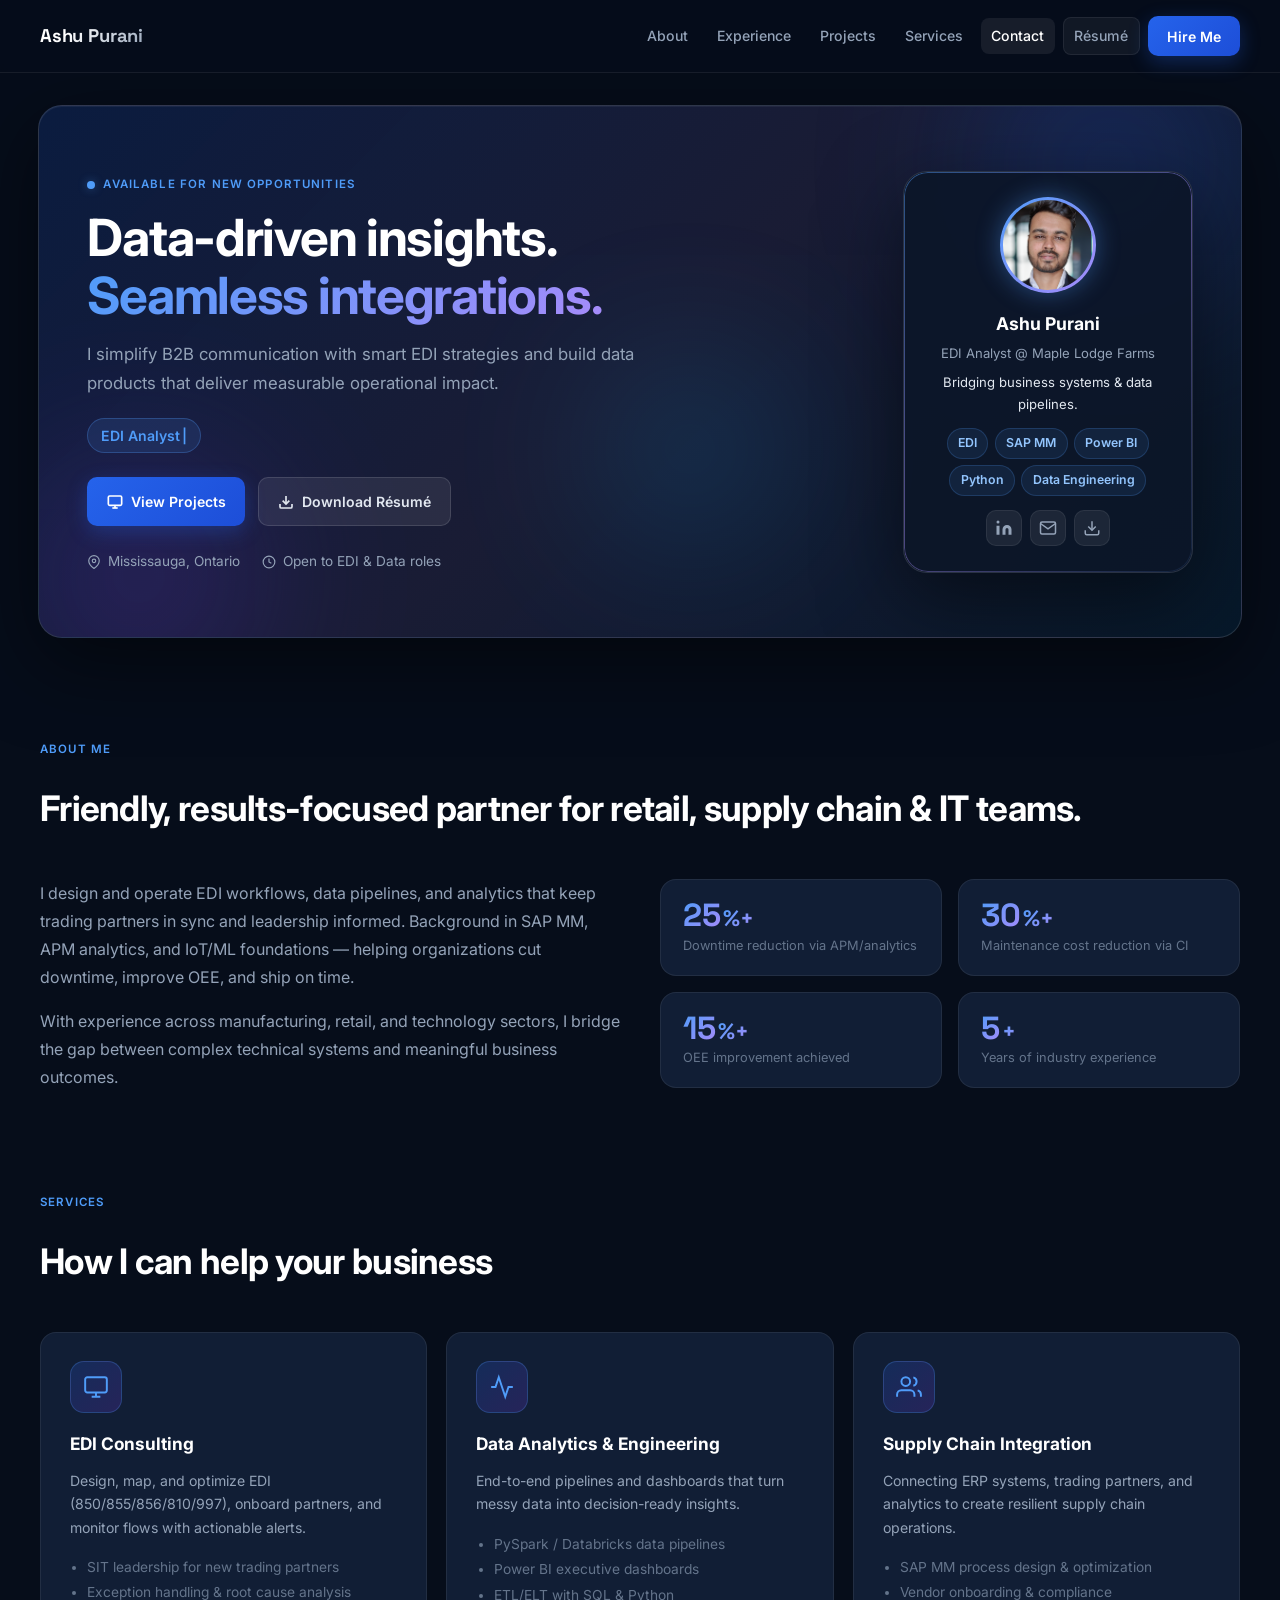
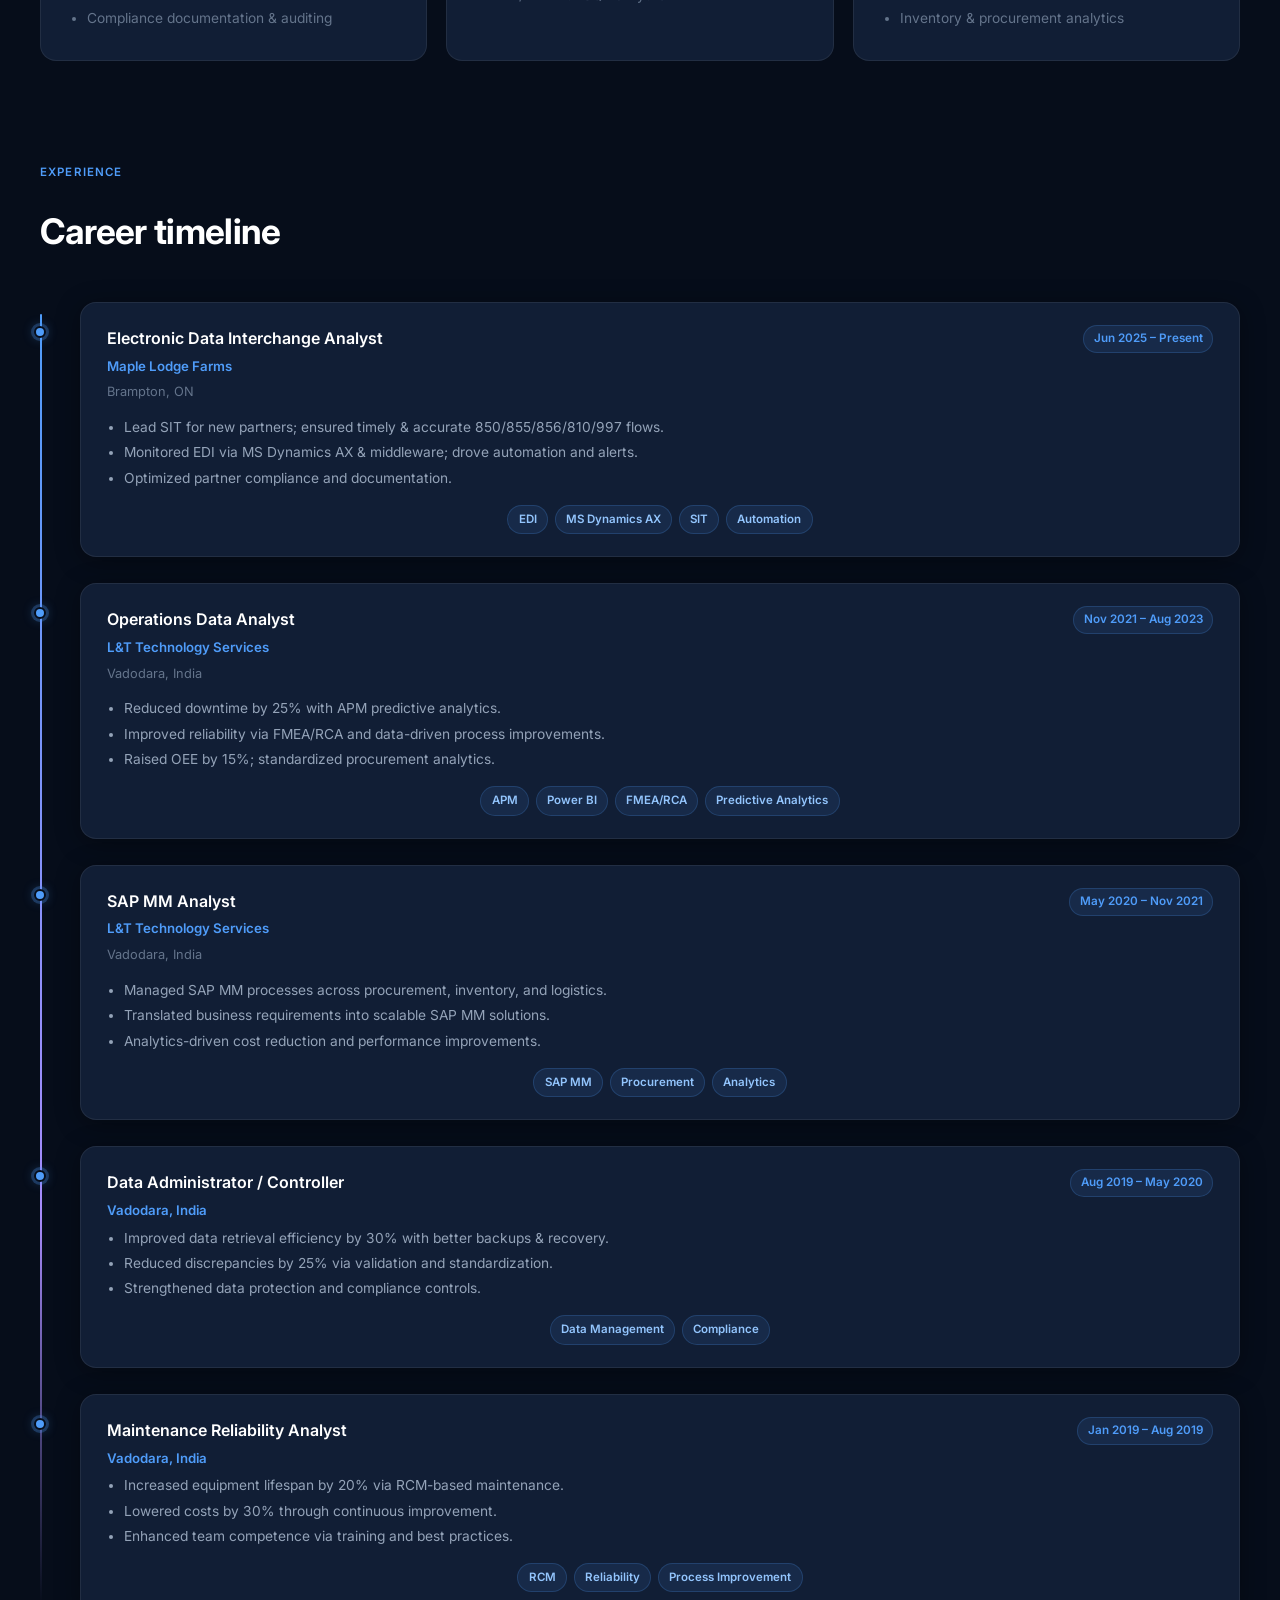
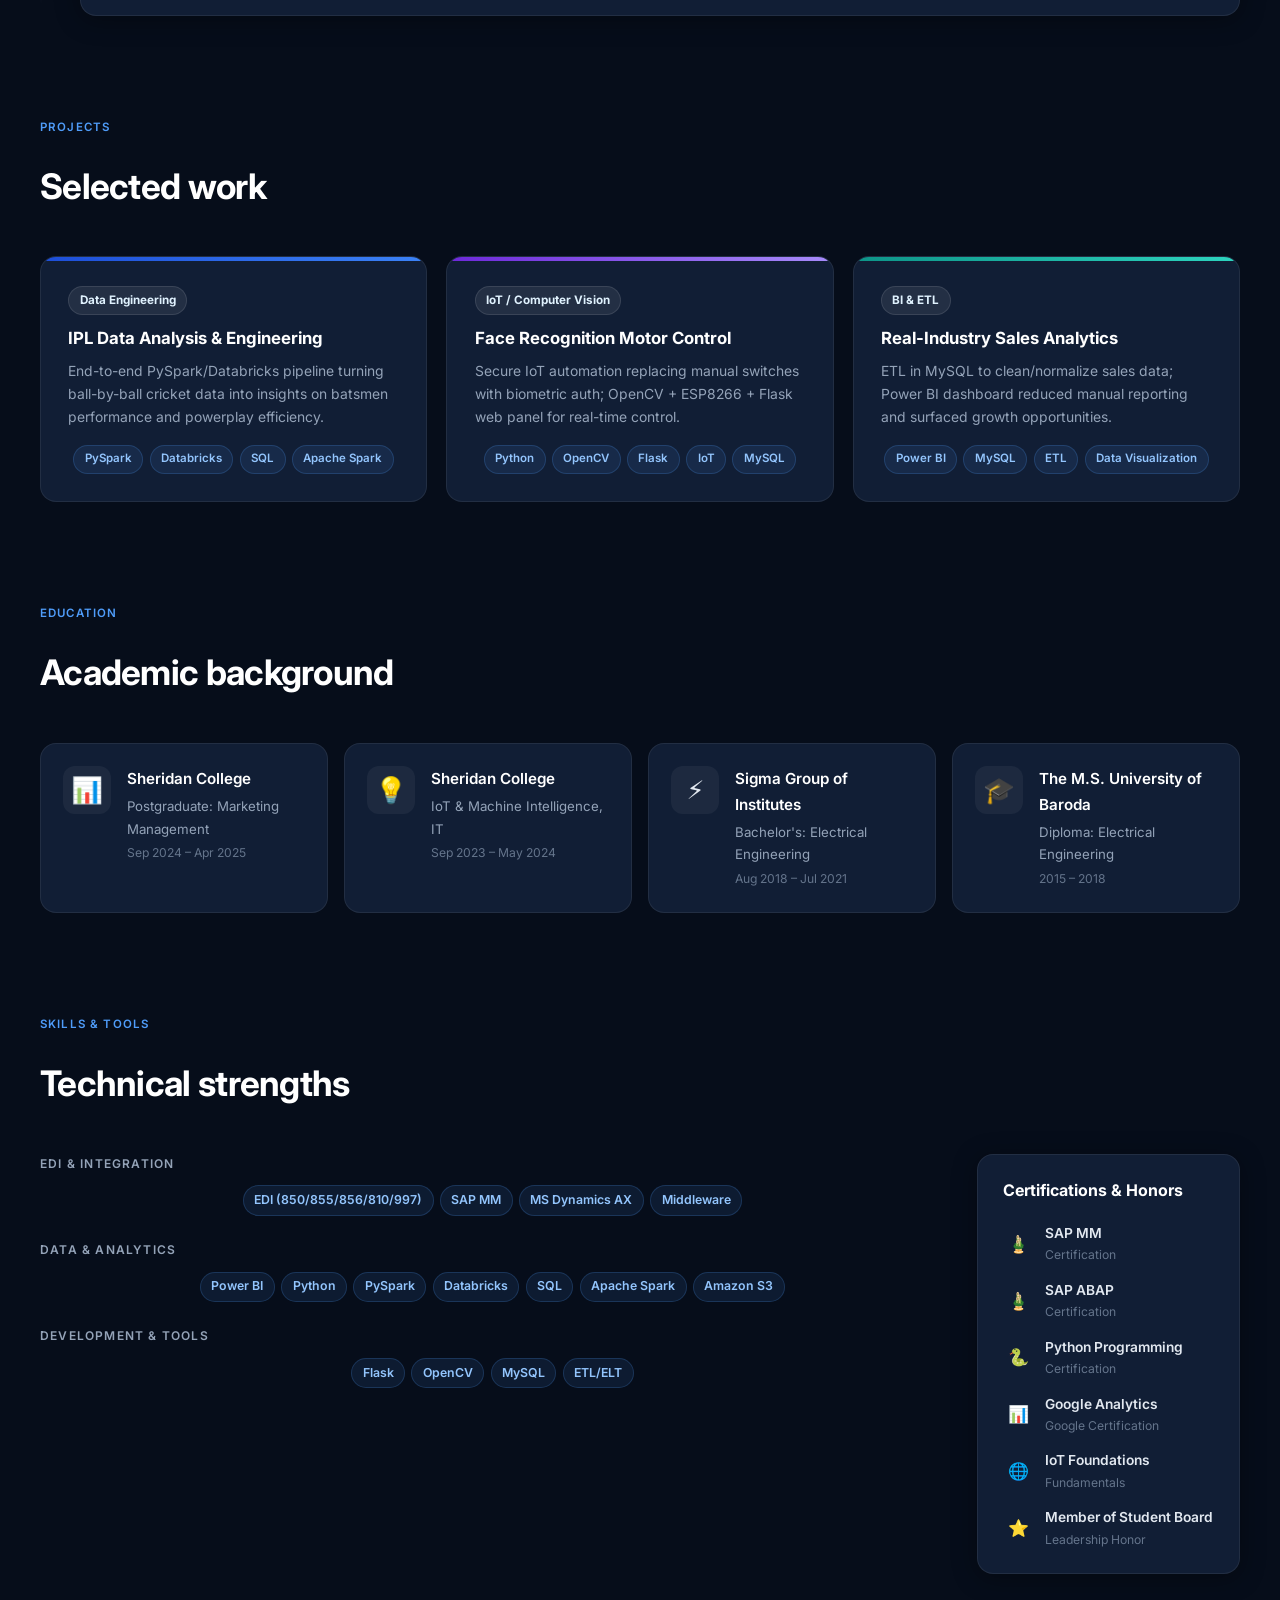
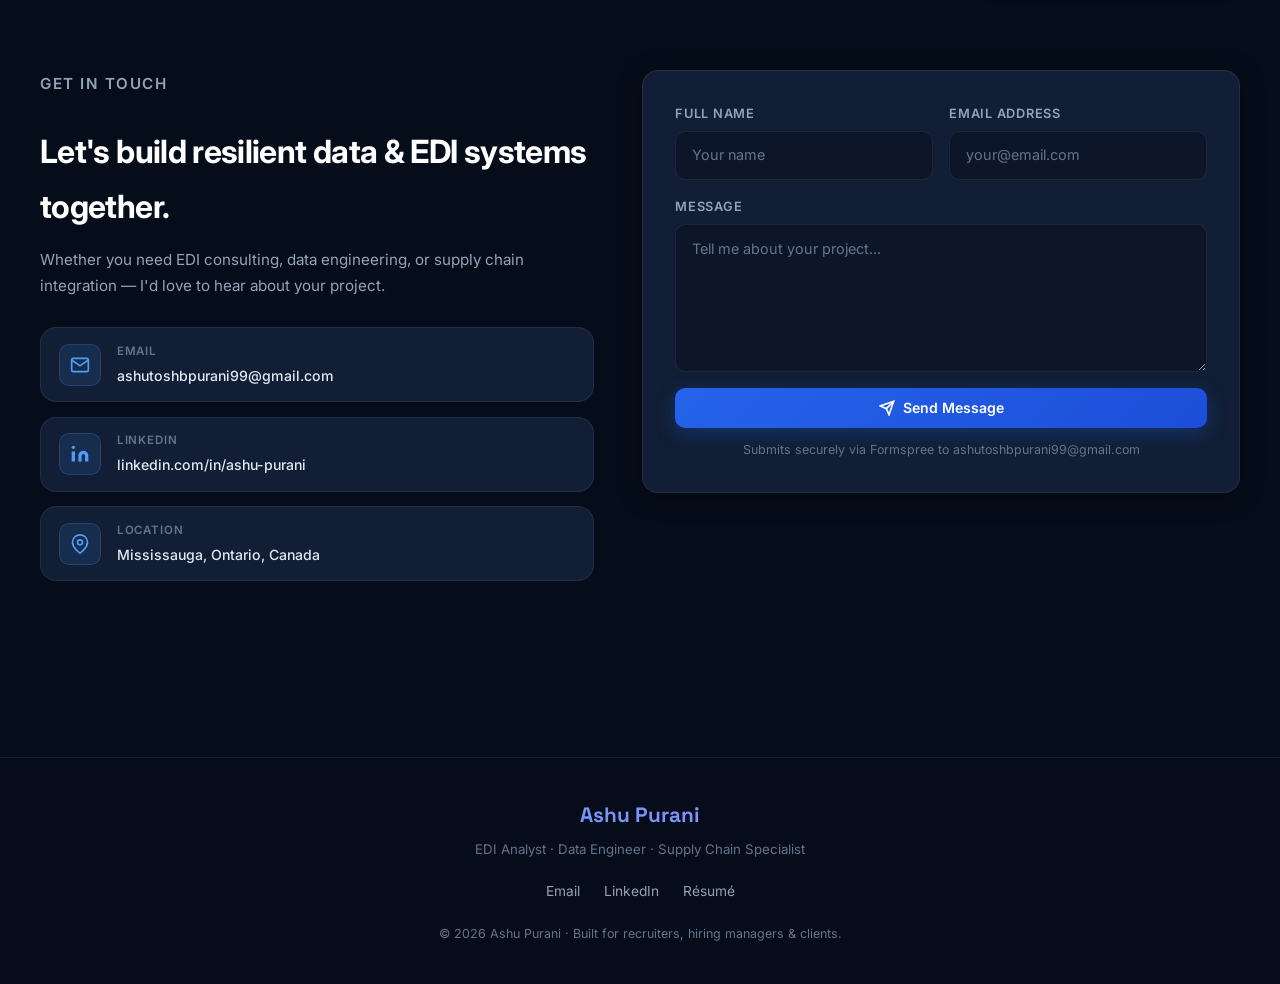
<file: index.html>
<!DOCTYPE html>
<html lang="en">
<head>
  <meta charset="UTF-8" />
  <meta name="viewport" content="width=device-width, initial-scale=1.0" />
  <title>Ashu Purani | EDI &amp; Data Analytics Portfolio</title>
  <meta name="description" content="Ashu Purani — EDI Analyst, Data Engineer, and Supply Chain Specialist based in Mississauga, Ontario." />
  <link rel="preconnect" href="https://fonts.googleapis.com">
  <link rel="preconnect" href="https://fonts.gstatic.com" crossorigin>
  <link href="https://fonts.googleapis.com/css2?family=Inter:wght@400;500;600;700&family=Space+Grotesk:wght@500;600;700&display=swap" rel="stylesheet">
  <link rel="icon" type="image/png" href="assets/favicon.png">
  <link rel="apple-touch-icon" href="assets/favicon.png">
  <link rel="stylesheet" href="styles.css" />
</head>
<body>
  <div id="scroll-progress" class="scroll-progress"></div>

  <header class="nav" id="navbar">
    <a href="#" class="brand">Ashu Purani</a>
    <nav id="nav-menu">
      <a href="#about">About</a>
      <a href="#experience">Experience</a>
      <a href="#projects">Projects</a>
      <a href="#services">Services</a>
      <a href="#contact">Contact</a>
      <a class="btn btn-ghost" href="assets/resume.pdf" download>R&eacute;sum&eacute;</a>
      <button class="btn btn-primary" onclick="scrollToContact()">Hire Me</button>
    </nav>
    <button class="menu-toggle" id="menuToggle" aria-label="Toggle menu" aria-expanded="false">
      <span></span><span></span><span></span>
    </button>
  </header>

  <main>

    <!-- HERO -->
    <section class="hero">
      <div class="hero__orbs" aria-hidden="true">
        <div class="orb orb-1"></div>
        <div class="orb orb-2"></div>
        <div class="orb orb-3"></div>
      </div>
      <div class="hero__content">
        <div class="hero__left reveal">
          <p class="eyebrow">
            <span class="eyebrow-dot" aria-hidden="true"></span>
            Available for new opportunities
          </p>
          <h1>Data-driven insights.<br><span class="gradient-text">Seamless integrations.</span></h1>
          <p class="lede">I simplify B2B communication with smart EDI strategies and build data products that deliver measurable operational impact.</p>
          <div class="role-chips">
            <span id="typing-text" class="typing-chip" aria-live="polite"></span>
          </div>
          <div class="cta-group">
            <a class="btn btn-primary" href="#projects">
              <svg width="16" height="16" viewBox="0 0 24 24" fill="none" stroke="currentColor" stroke-width="2.5" aria-hidden="true"><rect x="2" y="3" width="20" height="14" rx="2"/><line x1="8" y1="21" x2="16" y2="21"/><line x1="12" y1="17" x2="12" y2="21"/></svg>
              View Projects
            </a>
            <a class="btn btn-secondary" href="assets/resume.pdf" download>
              <svg width="16" height="16" viewBox="0 0 24 24" fill="none" stroke="currentColor" stroke-width="2.5" aria-hidden="true"><path d="M21 15v4a2 2 0 01-2 2H5a2 2 0 01-2-2v-4"/><polyline points="7,10 12,15 17,10"/><line x1="12" y1="15" x2="12" y2="3"/></svg>
              Download R&eacute;sum&eacute;
            </a>
          </div>
          <div class="meta-row">
            <span class="meta-item">
              <svg width="14" height="14" viewBox="0 0 24 24" fill="none" stroke="currentColor" stroke-width="2" aria-hidden="true"><path d="M21 10c0 7-9 13-9 13s-9-6-9-13a9 9 0 0118 0z"/><circle cx="12" cy="10" r="3"/></svg>
              Mississauga, Ontario
            </span>
            <span class="meta-item">
              <svg width="14" height="14" viewBox="0 0 24 24" fill="none" stroke="currentColor" stroke-width="2" aria-hidden="true"><circle cx="12" cy="12" r="10"/><polyline points="12,6 12,12 16,14"/></svg>
              Open to EDI &amp; Data roles
            </span>
          </div>
        </div>
        <div class="hero__right reveal reveal--right">
          <div class="profile-card">
            <div class="avatar-ring">
              <div class="avatar-frame">
                <img src="assets/headshot.jpg" alt="Ashu Purani headshot" loading="lazy" />
              </div>
            </div>
            <div class="profile-info">
              <p class="name">Ashu Purani</p>
              <p class="role-title">EDI Analyst @ Maple Lodge Farms</p>
              <p class="tagline">Bridging business systems &amp; data pipelines.</p>
              <div class="chips">
                <span class="chip">EDI</span><span class="chip">SAP MM</span><span class="chip">Power BI</span>
                <span class="chip">Python</span><span class="chip">Data Engineering</span>
              </div>
              <div class="social-links">
                <a href="https://www.linkedin.com/in/ashu-purani" target="_blank" rel="noreferrer" class="social-btn" aria-label="LinkedIn profile">
                  <svg width="18" height="18" viewBox="0 0 24 24" fill="currentColor" aria-hidden="true"><path d="M16 8a6 6 0 016 6v7h-4v-7a2 2 0 00-2-2 2 2 0 00-2 2v7h-4v-7a6 6 0 016-6z"/><rect x="2" y="9" width="4" height="12"/><circle cx="4" cy="4" r="2"/></svg>
                </a>
                <a href="mailto:ashutoshbpurani99@gmail.com" class="social-btn" aria-label="Send email">
                  <svg width="18" height="18" viewBox="0 0 24 24" fill="none" stroke="currentColor" stroke-width="2" aria-hidden="true"><path d="M4 4h16c1.1 0 2 .9 2 2v12c0 1.1-.9 2-2 2H4c-1.1 0-2-.9-2-2V6c0-1.1.9-2 2-2z"/><polyline points="22,6 12,13 2,6"/></svg>
                </a>
                <a href="assets/resume.pdf" download class="social-btn" aria-label="Download resume">
                  <svg width="18" height="18" viewBox="0 0 24 24" fill="none" stroke="currentColor" stroke-width="2" aria-hidden="true"><path d="M21 15v4a2 2 0 01-2 2H5a2 2 0 01-2-2v-4"/><polyline points="7,10 12,15 17,10"/><line x1="12" y1="15" x2="12" y2="3"/></svg>
                </a>
              </div>
            </div>
          </div>
        </div>
      </div>
    </section>

    <!-- ABOUT -->
    <section id="about" class="section">
      <div class="section-header reveal">
        <p class="eyebrow">About Me</p>
        <h2>Friendly, results-focused partner for retail, supply chain &amp; IT teams.</h2>
      </div>
      <div class="about-grid">
        <div class="about-text reveal">
          <p>I design and operate EDI workflows, data pipelines, and analytics that keep trading partners in sync and leadership informed. Background in SAP MM, APM analytics, and IoT/ML foundations &mdash; helping organizations cut downtime, improve OEE, and ship on time.</p>
          <p>With experience across manufacturing, retail, and technology sectors, I bridge the gap between complex technical systems and meaningful business outcomes.</p>
        </div>
        <div class="stats-grid reveal reveal--right">
          <div class="stat-card">
            <div class="stat-row"><span class="stat-number" data-target="25">0</span><span class="stat-suffix">%+</span></div>
            <p>Downtime reduction via APM/analytics</p>
          </div>
          <div class="stat-card">
            <div class="stat-row"><span class="stat-number" data-target="30">0</span><span class="stat-suffix">%+</span></div>
            <p>Maintenance cost reduction via CI</p>
          </div>
          <div class="stat-card">
            <div class="stat-row"><span class="stat-number" data-target="15">0</span><span class="stat-suffix">%+</span></div>
            <p>OEE improvement achieved</p>
          </div>
          <div class="stat-card">
            <div class="stat-row"><span class="stat-number" data-target="5">0</span><span class="stat-suffix">+</span></div>
            <p>Years of industry experience</p>
          </div>
        </div>
      </div>
    </section>

    <!-- SERVICES -->
    <section id="services" class="section">
      <div class="section-header reveal">
        <p class="eyebrow">Services</p>
        <h2>How I can help your business</h2>
      </div>
      <div class="services-grid">
        <div class="service-card reveal">
          <div class="service-icon" aria-hidden="true">
            <svg width="26" height="26" viewBox="0 0 24 24" fill="none" stroke="currentColor" stroke-width="1.8"><rect x="2" y="3" width="20" height="14" rx="2"/><line x1="8" y1="21" x2="16" y2="21"/><line x1="12" y1="17" x2="12" y2="21"/></svg>
          </div>
          <h3>EDI Consulting</h3>
          <p>Design, map, and optimize EDI (850/855/856/810/997), onboard partners, and monitor flows with actionable alerts.</p>
          <ul>
            <li>SIT leadership for new trading partners</li>
            <li>Exception handling &amp; root cause analysis</li>
            <li>Compliance documentation &amp; auditing</li>
          </ul>
        </div>
        <div class="service-card reveal" style="--delay: 0.1s">
          <div class="service-icon" aria-hidden="true">
            <svg width="26" height="26" viewBox="0 0 24 24" fill="none" stroke="currentColor" stroke-width="1.8"><polyline points="22,12 18,12 15,21 9,3 6,12 2,12"/></svg>
          </div>
          <h3>Data Analytics &amp; Engineering</h3>
          <p>End-to-end pipelines and dashboards that turn messy data into decision-ready insights.</p>
          <ul>
            <li>PySpark / Databricks data pipelines</li>
            <li>Power BI executive dashboards</li>
            <li>ETL/ELT with SQL &amp; Python</li>
          </ul>
        </div>
        <div class="service-card reveal" style="--delay: 0.2s">
          <div class="service-icon" aria-hidden="true">
            <svg width="26" height="26" viewBox="0 0 24 24" fill="none" stroke="currentColor" stroke-width="1.8"><path d="M17 21v-2a4 4 0 00-4-4H5a4 4 0 00-4 4v2"/><circle cx="9" cy="7" r="4"/><path d="M23 21v-2a4 4 0 00-3-3.87"/><path d="M16 3.13a4 4 0 010 7.75"/></svg>
          </div>
          <h3>Supply Chain Integration</h3>
          <p>Connecting ERP systems, trading partners, and analytics to create resilient supply chain operations.</p>
          <ul>
            <li>SAP MM process design &amp; optimization</li>
            <li>Vendor onboarding &amp; compliance</li>
            <li>Inventory &amp; procurement analytics</li>
          </ul>
        </div>
      </div>
    </section>

    <!-- EXPERIENCE -->
    <section id="experience" class="section">
      <div class="section-header reveal">
        <p class="eyebrow">Experience</p>
        <h2>Career timeline</h2>
      </div>
      <div class="timeline">
        <div class="timeline-track" aria-hidden="true"></div>

        <article class="timeline-item reveal">
          <div class="timeline-dot" aria-hidden="true"></div>
          <div class="card timeline-card">
            <div class="timeline-header">
              <div>
                <h3>Electronic Data Interchange Analyst</h3>
                <p class="company">Maple Lodge Farms</p>
              </div>
              <span class="timeline-date">Jun 2025 &ndash; Present</span>
            </div>
            <p class="meta-location">Brampton, ON</p>
            <ul>
              <li>Lead SIT for new partners; ensured timely &amp; accurate 850/855/856/810/997 flows.</li>
              <li>Monitored EDI via MS Dynamics AX &amp; middleware; drove automation and alerts.</li>
              <li>Optimized partner compliance and documentation.</li>
            </ul>
            <div class="chips small-chips">
              <span class="chip">EDI</span><span class="chip">MS Dynamics AX</span><span class="chip">SIT</span><span class="chip">Automation</span>
            </div>
          </div>
        </article>

        <article class="timeline-item reveal" style="--delay: 0.1s">
          <div class="timeline-dot" aria-hidden="true"></div>
          <div class="card timeline-card">
            <div class="timeline-header">
              <div>
                <h3>Operations Data Analyst</h3>
                <p class="company">L&amp;T Technology Services</p>
              </div>
              <span class="timeline-date">Nov 2021 &ndash; Aug 2023</span>
            </div>
            <p class="meta-location">Vadodara, India</p>
            <ul>
              <li>Reduced downtime by 25% with APM predictive analytics.</li>
              <li>Improved reliability via FMEA/RCA and data-driven process improvements.</li>
              <li>Raised OEE by 15%; standardized procurement analytics.</li>
            </ul>
            <div class="chips small-chips">
              <span class="chip">APM</span><span class="chip">Power BI</span><span class="chip">FMEA/RCA</span><span class="chip">Predictive Analytics</span>
            </div>
          </div>
        </article>

        <article class="timeline-item reveal" style="--delay: 0.15s">
          <div class="timeline-dot" aria-hidden="true"></div>
          <div class="card timeline-card">
            <div class="timeline-header">
              <div>
                <h3>SAP MM Analyst</h3>
                <p class="company">L&amp;T Technology Services</p>
              </div>
              <span class="timeline-date">May 2020 &ndash; Nov 2021</span>
            </div>
            <p class="meta-location">Vadodara, India</p>
            <ul>
              <li>Managed SAP MM processes across procurement, inventory, and logistics.</li>
              <li>Translated business requirements into scalable SAP MM solutions.</li>
              <li>Analytics-driven cost reduction and performance improvements.</li>
            </ul>
            <div class="chips small-chips">
              <span class="chip">SAP MM</span><span class="chip">Procurement</span><span class="chip">Analytics</span>
            </div>
          </div>
        </article>

        <article class="timeline-item reveal" style="--delay: 0.2s">
          <div class="timeline-dot" aria-hidden="true"></div>
          <div class="card timeline-card">
            <div class="timeline-header">
              <div>
                <h3>Data Administrator / Controller</h3>
                <p class="company">Vadodara, India</p>
              </div>
              <span class="timeline-date">Aug 2019 &ndash; May 2020</span>
            </div>
            <ul>
              <li>Improved data retrieval efficiency by 30% with better backups &amp; recovery.</li>
              <li>Reduced discrepancies by 25% via validation and standardization.</li>
              <li>Strengthened data protection and compliance controls.</li>
            </ul>
            <div class="chips small-chips">
              <span class="chip">Data Management</span><span class="chip">Compliance</span>
            </div>
          </div>
        </article>

        <article class="timeline-item reveal" style="--delay: 0.25s">
          <div class="timeline-dot" aria-hidden="true"></div>
          <div class="card timeline-card">
            <div class="timeline-header">
              <div>
                <h3>Maintenance Reliability Analyst</h3>
                <p class="company">Vadodara, India</p>
              </div>
              <span class="timeline-date">Jan 2019 &ndash; Aug 2019</span>
            </div>
            <ul>
              <li>Increased equipment lifespan by 20% via RCM-based maintenance.</li>
              <li>Lowered costs by 30% through continuous improvement.</li>
              <li>Enhanced team competence via training and best practices.</li>
            </ul>
            <div class="chips small-chips">
              <span class="chip">RCM</span><span class="chip">Reliability</span><span class="chip">Process Improvement</span>
            </div>
          </div>
        </article>
      </div>
    </section>

    <!-- PROJECTS -->
    <section id="projects" class="section">
      <div class="section-header reveal">
        <p class="eyebrow">Projects</p>
        <h2>Selected work</h2>
      </div>
      <div class="projects-grid">
        <article class="project-card reveal">
          <div class="project-accent accent-blue" aria-hidden="true"></div>
          <div class="pill">Data Engineering</div>
          <h3>IPL Data Analysis &amp; Engineering</h3>
          <p>End-to-end PySpark/Databricks pipeline turning ball-by-ball cricket data into insights on batsmen performance and powerplay efficiency.</p>
          <div class="chips small-chips">
            <span class="chip">PySpark</span><span class="chip">Databricks</span><span class="chip">SQL</span><span class="chip">Apache Spark</span>
          </div>
        </article>
        <article class="project-card reveal" style="--delay: 0.1s">
          <div class="project-accent accent-purple" aria-hidden="true"></div>
          <div class="pill">IoT / Computer Vision</div>
          <h3>Face Recognition Motor Control</h3>
          <p>Secure IoT automation replacing manual switches with biometric auth; OpenCV + ESP8266 + Flask web panel for real-time control.</p>
          <div class="chips small-chips">
            <span class="chip">Python</span><span class="chip">OpenCV</span><span class="chip">Flask</span><span class="chip">IoT</span><span class="chip">MySQL</span>
          </div>
        </article>
        <article class="project-card reveal" style="--delay: 0.2s">
          <div class="project-accent accent-teal" aria-hidden="true"></div>
          <div class="pill">BI &amp; ETL</div>
          <h3>Real-Industry Sales Analytics</h3>
          <p>ETL in MySQL to clean/normalize sales data; Power BI dashboard reduced manual reporting and surfaced growth opportunities.</p>
          <div class="chips small-chips">
            <span class="chip">Power BI</span><span class="chip">MySQL</span><span class="chip">ETL</span><span class="chip">Data Visualization</span>
          </div>
        </article>
      </div>
    </section>

    <!-- EDUCATION -->
    <section id="education" class="section">
      <div class="section-header reveal">
        <p class="eyebrow">Education</p>
        <h2>Academic background</h2>
      </div>
      <div class="education-grid">
        <div class="edu-card reveal">
          <div class="edu-icon" aria-hidden="true">&#128202;</div>
          <div>
            <h3>Sheridan College</h3>
            <p class="edu-program">Postgraduate: Marketing Management</p>
            <p class="edu-date">Sep 2024 &ndash; Apr 2025</p>
          </div>
        </div>
        <div class="edu-card reveal" style="--delay: 0.1s">
          <div class="edu-icon" aria-hidden="true">&#128161;</div>
          <div>
            <h3>Sheridan College</h3>
            <p class="edu-program">IoT &amp; Machine Intelligence, IT</p>
            <p class="edu-date">Sep 2023 &ndash; May 2024</p>
          </div>
        </div>
        <div class="edu-card reveal" style="--delay: 0.15s">
          <div class="edu-icon" aria-hidden="true">&#9889;</div>
          <div>
            <h3>Sigma Group of Institutes</h3>
            <p class="edu-program">Bachelor's: Electrical Engineering</p>
            <p class="edu-date">Aug 2018 &ndash; Jul 2021</p>
          </div>
        </div>
        <div class="edu-card reveal" style="--delay: 0.2s">
          <div class="edu-icon" aria-hidden="true">&#127891;</div>
          <div>
            <h3>The M.S. University of Baroda</h3>
            <p class="edu-program">Diploma: Electrical Engineering</p>
            <p class="edu-date">2015 &ndash; 2018</p>
          </div>
        </div>
      </div>
    </section>

    <!-- SKILLS -->
    <section id="skills" class="section">
      <div class="section-header reveal">
        <p class="eyebrow">Skills &amp; Tools</p>
        <h2>Technical strengths</h2>
      </div>
      <div class="skills-layout">
        <div class="skills-categories reveal">
          <div class="skill-category">
            <h4>EDI &amp; Integration</h4>
            <div class="chip-list">
              <span class="chip">EDI (850/855/856/810/997)</span>
              <span class="chip">SAP MM</span>
              <span class="chip">MS Dynamics AX</span>
              <span class="chip">Middleware</span>
            </div>
          </div>
          <div class="skill-category">
            <h4>Data &amp; Analytics</h4>
            <div class="chip-list">
              <span class="chip">Power BI</span>
              <span class="chip">Python</span>
              <span class="chip">PySpark</span>
              <span class="chip">Databricks</span>
              <span class="chip">SQL</span>
              <span class="chip">Apache Spark</span>
              <span class="chip">Amazon S3</span>
            </div>
          </div>
          <div class="skill-category">
            <h4>Development &amp; Tools</h4>
            <div class="chip-list">
              <span class="chip">Flask</span>
              <span class="chip">OpenCV</span>
              <span class="chip">MySQL</span>
              <span class="chip">ETL/ELT</span>
            </div>
          </div>
        </div>
        <div class="certifications-card card reveal reveal--right">
          <h3>Certifications &amp; Honors</h3>
          <ul class="cert-list">
            <li>
              <span class="cert-icon" aria-hidden="true">&#127885;</span>
              <div><strong>SAP MM</strong><span class="cert-issuer">Certification</span></div>
            </li>
            <li>
              <span class="cert-icon" aria-hidden="true">&#127885;</span>
              <div><strong>SAP ABAP</strong><span class="cert-issuer">Certification</span></div>
            </li>
            <li>
              <span class="cert-icon" aria-hidden="true">&#128013;</span>
              <div><strong>Python Programming</strong><span class="cert-issuer">Certification</span></div>
            </li>
            <li>
              <span class="cert-icon" aria-hidden="true">&#128202;</span>
              <div><strong>Google Analytics</strong><span class="cert-issuer">Google Certification</span></div>
            </li>
            <li>
              <span class="cert-icon" aria-hidden="true">&#127760;</span>
              <div><strong>IoT Foundations</strong><span class="cert-issuer">Fundamentals</span></div>
            </li>
            <li>
              <span class="cert-icon" aria-hidden="true">&#11088;</span>
              <div><strong>Member of Student Board</strong><span class="cert-issuer">Leadership Honor</span></div>
            </li>
          </ul>
        </div>
      </div>
    </section>

    <!-- CONTACT -->
    <section id="contact" class="section">
      <div class="contact-layout">
        <div class="contact-info reveal">
          <p class="eyebrow">Get in Touch</p>
          <h2>Let's build resilient data &amp; EDI systems together.</h2>
          <p>Whether you need EDI consulting, data engineering, or supply chain integration &mdash; I'd love to hear about your project.</p>
          <div class="contact-items">
            <a href="mailto:ashutoshbpurani99@gmail.com" class="contact-item">
              <div class="contact-item-icon" aria-hidden="true">
                <svg width="20" height="20" viewBox="0 0 24 24" fill="none" stroke="currentColor" stroke-width="2"><path d="M4 4h16c1.1 0 2 .9 2 2v12c0 1.1-.9 2-2 2H4c-1.1 0-2-.9-2-2V6c0-1.1.9-2 2-2z"/><polyline points="22,6 12,13 2,6"/></svg>
              </div>
              <div>
                <p class="contact-label">Email</p>
                <p class="contact-value">ashutoshbpurani99@gmail.com</p>
              </div>
            </a>
            <a href="https://www.linkedin.com/in/ashu-purani" target="_blank" rel="noreferrer" class="contact-item">
              <div class="contact-item-icon" aria-hidden="true">
                <svg width="20" height="20" viewBox="0 0 24 24" fill="currentColor"><path d="M16 8a6 6 0 016 6v7h-4v-7a2 2 0 00-2-2 2 2 0 00-2 2v7h-4v-7a6 6 0 016-6z"/><rect x="2" y="9" width="4" height="12"/><circle cx="4" cy="4" r="2"/></svg>
              </div>
              <div>
                <p class="contact-label">LinkedIn</p>
                <p class="contact-value">linkedin.com/in/ashu-purani</p>
              </div>
            </a>
            <div class="contact-item non-link">
              <div class="contact-item-icon" aria-hidden="true">
                <svg width="20" height="20" viewBox="0 0 24 24" fill="none" stroke="currentColor" stroke-width="2"><path d="M21 10c0 7-9 13-9 13s-9-6-9-13a9 9 0 0118 0z"/><circle cx="12" cy="10" r="3"/></svg>
              </div>
              <div>
                <p class="contact-label">Location</p>
                <p class="contact-value">Mississauga, Ontario, Canada</p>
              </div>
            </div>
          </div>
        </div>
        <form action="https://formspree.io/f/xaqlyqal" method="POST" class="contact-form card reveal reveal--right" id="contactForm" novalidate>
          <input type="hidden" name="_subject" value="New inquiry from portfolio site">
          <div class="form-row">
            <label class="form-group">
              <span>Full Name</span>
              <input type="text" name="name" placeholder="Your name" required>
            </label>
            <label class="form-group">
              <span>Email Address</span>
              <input type="email" name="email" placeholder="your@email.com" required>
            </label>
          </div>
          <label class="form-group">
            <span>Message</span>
            <textarea name="message" rows="5" placeholder="Tell me about your project..." required></textarea>
          </label>
          <button type="submit" class="btn btn-primary btn-full" id="submitBtn">
            <svg width="16" height="16" viewBox="0 0 24 24" fill="none" stroke="currentColor" stroke-width="2.5" aria-hidden="true"><line x1="22" y1="2" x2="11" y2="13"/><polygon points="22,2 15,22 11,13 2,9"/></svg>
            Send Message
          </button>
          <p class="small">Submits securely via Formspree to ashutoshbpurani99@gmail.com</p>
          <div class="form-success" id="formSuccess" role="alert" aria-live="assertive">
            <svg width="20" height="20" viewBox="0 0 24 24" fill="none" stroke="currentColor" stroke-width="2.5" aria-hidden="true"><polyline points="20,6 9,17 4,12"/></svg>
            <p>Message sent! I'll get back to you soon.</p>
          </div>
        </form>
      </div>
    </section>

  </main>

  <footer class="footer">
    <div class="footer-content">
      <p class="footer-brand">Ashu Purani</p>
      <p class="footer-tagline">EDI Analyst &middot; Data Engineer &middot; Supply Chain Specialist</p>
      <nav class="footer-links" aria-label="Footer navigation">
        <a href="mailto:ashutoshbpurani99@gmail.com">Email</a>
        <a href="https://www.linkedin.com/in/ashu-purani" target="_blank" rel="noreferrer">LinkedIn</a>
        <a href="assets/resume.pdf" download>R&eacute;sum&eacute;</a>
      </nav>
      <p class="footer-copy">&copy; <span id="year"></span> Ashu Purani &middot; Built for recruiters, hiring managers &amp; clients.</p>
    </div>
  </footer>

  <button class="back-to-top" id="backToTop" aria-label="Back to top">
    <svg width="20" height="20" viewBox="0 0 24 24" fill="none" stroke="currentColor" stroke-width="2.5" aria-hidden="true"><polyline points="18,15 12,9 6,15"/></svg>
  </button>

  <script src="script.js"></script>
</body>
</html>
</file>
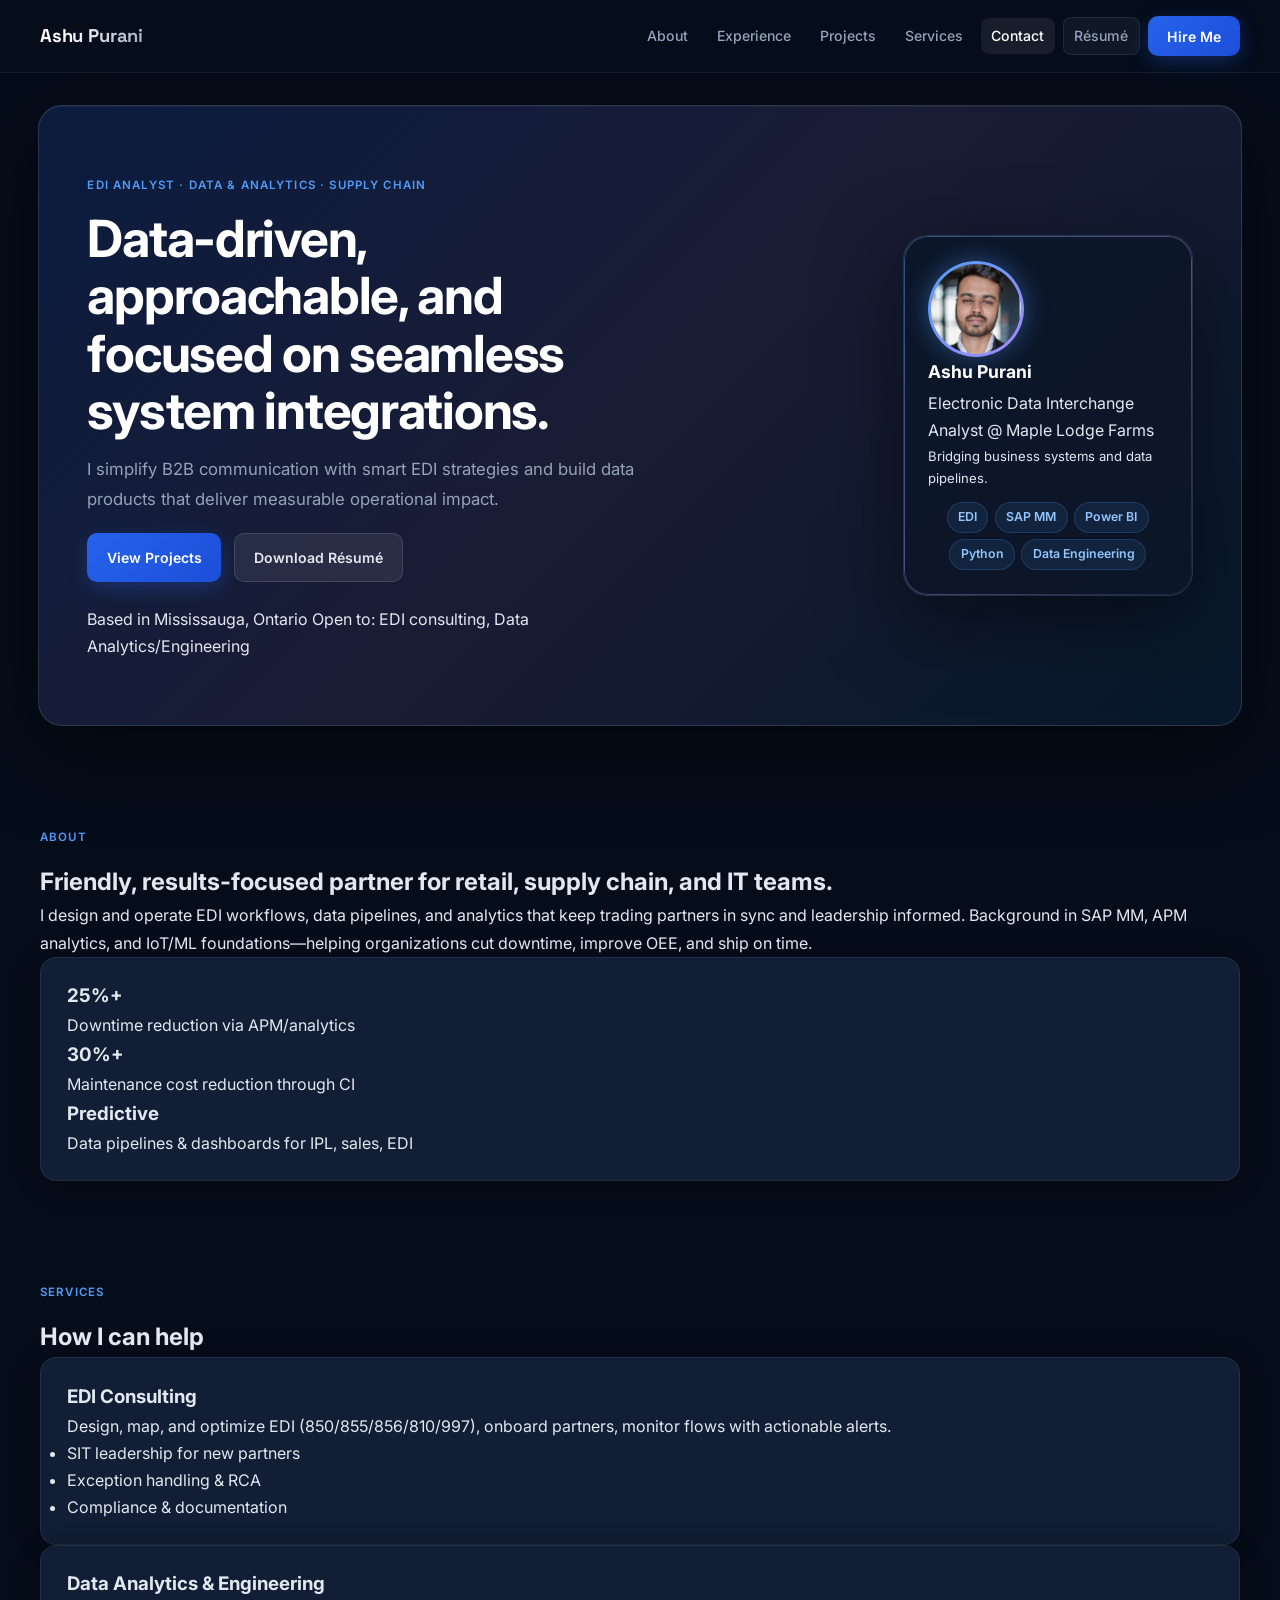
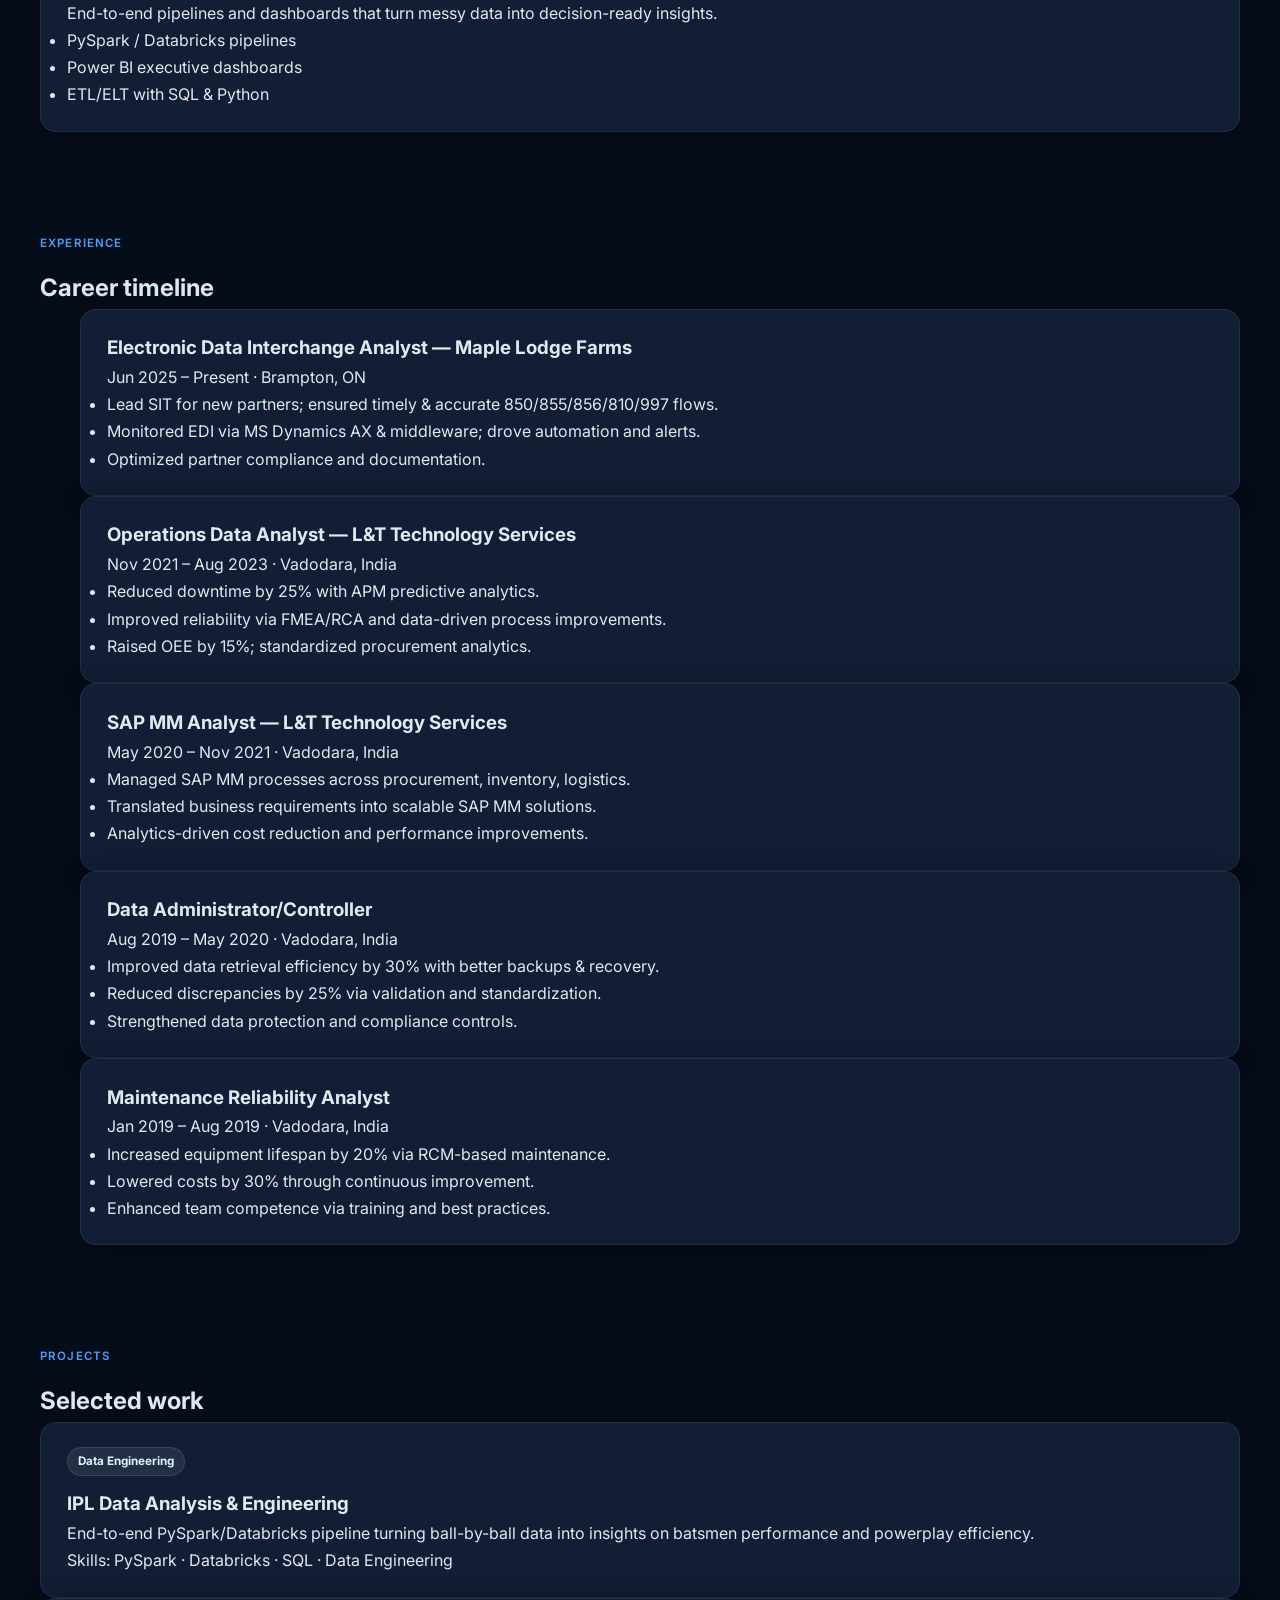
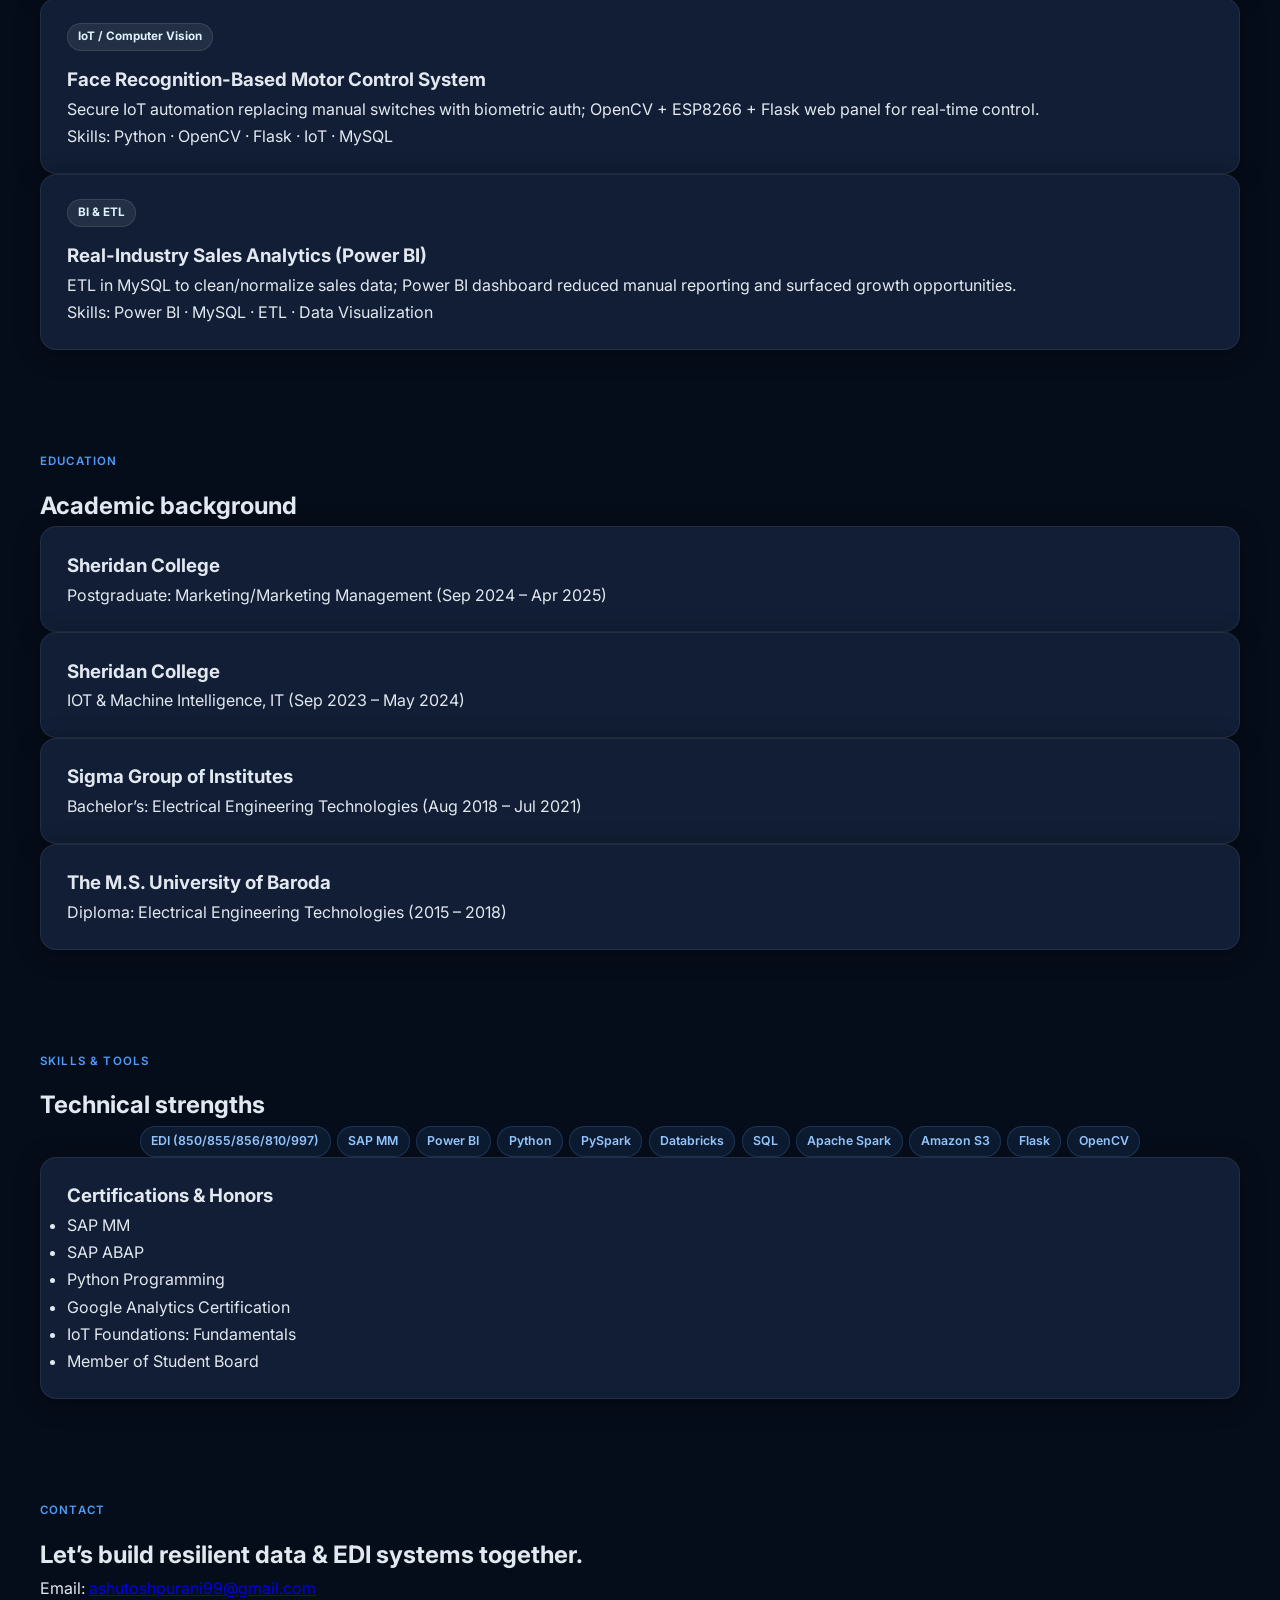
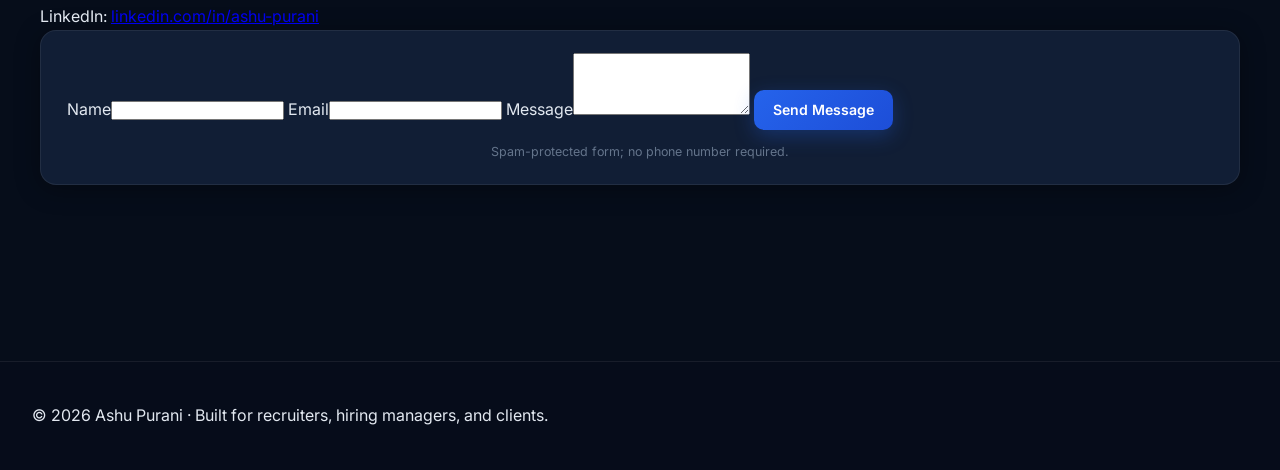
<file: index_Version2.html>
<!DOCTYPE html>
<html lang="en">
<head>
  <meta charset="UTF-8" />
  <meta name="viewport" content="width=device-width, initial-scale=1.0" />
  <title>Ashu Purani | EDI & Data Analytics Portfolio</title>
  <link rel="preconnect" href="https://fonts.googleapis.com">
  <link rel="preconnect" href="https://fonts.gstatic.com" crossorigin>
  <link href="https://fonts.googleapis.com/css2?family=Inter:wght@400;500;600;700&family=Space+Grotesk:wght@500;600&display=swap" rel="stylesheet">
  <link rel="stylesheet" href="styles.css" />
</head>
<body>
  <header class="nav">
    <div class="brand">Ashu Purani</div>
    <nav>
      <a href="#about">About</a>
      <a href="#experience">Experience</a>
      <a href="#projects">Projects</a>
      <a href="#services">Services</a>
      <a href="#contact">Contact</a>
      <a class="btn btn-ghost" href="assets/resume.pdf" download>Résumé</a>
      <button class="btn btn-primary" onclick="scrollToContact()">Hire Me</button>
    </nav>
  </header>

  <main>
    <section class="hero">
      <div class="hero__bg"></div>
      <div class="hero__content">
        <div class="hero__left">
          <p class="eyebrow">EDI Analyst · Data & Analytics · Supply Chain</p>
          <h1>Data-driven, approachable, and focused on seamless system integrations.</h1>
          <p class="lede">I simplify B2B communication with smart EDI strategies and build data products that deliver measurable operational impact.</p>
          <div class="cta-group">
            <a class="btn btn-primary" href="#projects">View Projects</a>
            <a class="btn btn-secondary" href="assets/resume.pdf" download>Download Résumé</a>
          </div>
          <div class="meta">
            <span>Based in Mississauga, Ontario</span>
            <span>Open to: EDI consulting, Data Analytics/Engineering</span>
          </div>
        </div>
        <div class="hero__right">
          <div class="profile-card">
            <div class="avatar-frame">
              <img src="assets/headshot.jpg" alt="Ashu Purani headshot" loading="lazy" />
            </div>
            <div>
              <p class="name">Ashu Purani</p>
              <p class="role">Electronic Data Interchange Analyst @ Maple Lodge Farms</p>
              <p class="tagline">Bridging business systems and data pipelines.</p>
              <div class="chips">
                <span class="chip">EDI</span><span class="chip">SAP MM</span><span class="chip">Power BI</span>
                <span class="chip">Python</span><span class="chip">Data Engineering</span>
              </div>
            </div>
          </div>
        </div>
      </div>
    </section>

    <section id="about" class="section two-col">
      <div>
        <p class="eyebrow">About</p>
        <h2>Friendly, results-focused partner for retail, supply chain, and IT teams.</h2>
        <p>I design and operate EDI workflows, data pipelines, and analytics that keep trading partners in sync and leadership informed. Background in SAP MM, APM analytics, and IoT/ML foundations—helping organizations cut downtime, improve OEE, and ship on time.</p>
      </div>
      <div class="card stats">
        <div><h3>25%+</h3><p>Downtime reduction via APM/analytics</p></div>
        <div><h3>30%+</h3><p>Maintenance cost reduction through CI</p></div>
        <div><h3>Predictive</h3><p>Data pipelines & dashboards for IPL, sales, EDI</p></div>
      </div>
    </section>

    <section id="services" class="section">
      <p class="eyebrow">Services</p>
      <h2>How I can help</h2>
      <div class="grid services">
        <div class="card">
          <h3>EDI Consulting</h3>
          <p>Design, map, and optimize EDI (850/855/856/810/997), onboard partners, monitor flows with actionable alerts.</p>
          <ul>
            <li>SIT leadership for new partners</li>
            <li>Exception handling & RCA</li>
            <li>Compliance & documentation</li>
          </ul>
        </div>
        <div class="card">
          <h3>Data Analytics & Engineering</h3>
          <p>End-to-end pipelines and dashboards that turn messy data into decision-ready insights.</p>
          <ul>
            <li>PySpark / Databricks pipelines</li>
            <li>Power BI executive dashboards</li>
            <li>ETL/ELT with SQL & Python</li>
          </ul>
        </div>
      </div>
    </section>

    <section id="experience" class="section">
      <p class="eyebrow">Experience</p>
      <h2>Career timeline</h2>
      <div class="timeline">
        <article class="card">
          <h3>Electronic Data Interchange Analyst — Maple Lodge Farms</h3>
          <p class="meta">Jun 2025 – Present · Brampton, ON</p>
          <ul>
            <li>Lead SIT for new partners; ensured timely & accurate 850/855/856/810/997 flows.</li>
            <li>Monitored EDI via MS Dynamics AX & middleware; drove automation and alerts.</li>
            <li>Optimized partner compliance and documentation.</li>
          </ul>
        </article>
        <article class="card">
          <h3>Operations Data Analyst — L&T Technology Services</h3>
          <p class="meta">Nov 2021 – Aug 2023 · Vadodara, India</p>
          <ul>
            <li>Reduced downtime by 25% with APM predictive analytics.</li>
            <li>Improved reliability via FMEA/RCA and data-driven process improvements.</li>
            <li>Raised OEE by 15%; standardized procurement analytics.</li>
          </ul>
        </article>
        <article class="card">
          <h3>SAP MM Analyst — L&T Technology Services</h3>
          <p class="meta">May 2020 – Nov 2021 · Vadodara, India</p>
          <ul>
            <li>Managed SAP MM processes across procurement, inventory, logistics.</li>
            <li>Translated business requirements into scalable SAP MM solutions.</li>
            <li>Analytics-driven cost reduction and performance improvements.</li>
          </ul>
        </article>
        <article class="card">
          <h3>Data Administrator/Controller</h3>
          <p class="meta">Aug 2019 – May 2020 · Vadodara, India</p>
          <ul>
            <li>Improved data retrieval efficiency by 30% with better backups & recovery.</li>
            <li>Reduced discrepancies by 25% via validation and standardization.</li>
            <li>Strengthened data protection and compliance controls.</li>
          </ul>
        </article>
        <article class="card">
          <h3>Maintenance Reliability Analyst</h3>
          <p class="meta">Jan 2019 – Aug 2019 · Vadodara, India</p>
          <ul>
            <li>Increased equipment lifespan by 20% via RCM-based maintenance.</li>
            <li>Lowered costs by 30% through continuous improvement.</li>
            <li>Enhanced team competence via training and best practices.</li>
          </ul>
        </article>
      </div>
    </section>

    <section id="projects" class="section">
      <p class="eyebrow">Projects</p>
      <h2>Selected work</h2>
      <div class="grid projects">
        <article class="card project">
          <div class="pill">Data Engineering</div>
          <h3>IPL Data Analysis & Engineering</h3>
          <p>End-to-end PySpark/Databricks pipeline turning ball-by-ball data into insights on batsmen performance and powerplay efficiency.</p>
          <p class="meta">Skills: PySpark · Databricks · SQL · Data Engineering</p>
        </article>
        <article class="card project">
          <div class="pill">IoT / Computer Vision</div>
          <h3>Face Recognition-Based Motor Control System</h3>
          <p>Secure IoT automation replacing manual switches with biometric auth; OpenCV + ESP8266 + Flask web panel for real-time control.</p>
          <p class="meta">Skills: Python · OpenCV · Flask · IoT · MySQL</p>
        </article>
        <article class="card project">
          <div class="pill">BI & ETL</div>
          <h3>Real-Industry Sales Analytics (Power BI)</h3>
          <p>ETL in MySQL to clean/normalize sales data; Power BI dashboard reduced manual reporting and surfaced growth opportunities.</p>
          <p class="meta">Skills: Power BI · MySQL · ETL · Data Visualization</p>
        </article>
      </div>
    </section>

    <section id="education" class="section">
      <p class="eyebrow">Education</p>
      <h2>Academic background</h2>
      <div class="grid education">
        <div class="card"><h3>Sheridan College</h3><p>Postgraduate: Marketing/Marketing Management (Sep 2024 – Apr 2025)</p></div>
        <div class="card"><h3>Sheridan College</h3><p>IOT & Machine Intelligence, IT (Sep 2023 – May 2024)</p></div>
        <div class="card"><h3>Sigma Group of Institutes</h3><p>Bachelor’s: Electrical Engineering Technologies (Aug 2018 – Jul 2021)</p></div>
        <div class="card"><h3>The M.S. University of Baroda</h3><p>Diploma: Electrical Engineering Technologies (2015 – 2018)</p></div>
      </div>
    </section>

    <section id="skills" class="section two-col">
      <div>
        <p class="eyebrow">Skills & Tools</p>
        <h2>Technical strengths</h2>
        <div class="chip-list">
          <span class="chip">EDI (850/855/856/810/997)</span><span class="chip">SAP MM</span><span class="chip">Power BI</span>
          <span class="chip">Python</span><span class="chip">PySpark</span><span class="chip">Databricks</span>
          <span class="chip">SQL</span><span class="chip">Apache Spark</span><span class="chip">Amazon S3</span>
          <span class="chip">Flask</span><span class="chip">OpenCV</span>
        </div>
      </div>
      <div class="card">
        <h3>Certifications & Honors</h3>
        <ul class="tight">
          <li>SAP MM</li><li>SAP ABAP</li><li>Python Programming</li>
          <li>Google Analytics Certification</li><li>IoT Foundations: Fundamentals</li>
          <li>Member of Student Board</li>
        </ul>
      </div>
    </section>

    <section id="contact" class="section contact">
      <div>
        <p class="eyebrow">Contact</p>
        <h2>Let’s build resilient data & EDI systems together.</h2>
        <p>Email: <a href="mailto:ashutoshpurani99@gmail.com">ashutoshpurani99@gmail.com</a></p>
        <p>LinkedIn: <a href="https://www.linkedin.com/in/ashu-purani" target="_blank" rel="noreferrer">linkedin.com/in/ashu-purani</a></p>
      </div>
      <form action="https://formspree.io/f/mwkgbbll" method="POST" class="card form">
        <label>Name<input type="text" name="name" required></label>
        <label>Email<input type="email" name="email" required></label>
        <label>Message<textarea name="message" rows="4" required></textarea></label>
        <button type="submit" class="btn btn-primary">Send Message</button>
        <p class="small">Spam-protected form; no phone number required.</p>
      </form>
    </section>
  </main>

  <footer class="footer">
    <p>© <span id="year"></span> Ashu Purani · Built for recruiters, hiring managers, and clients.</p>
  </footer>

  <script src="script.js"></script>
</body>
</html>
</file>
<file: styles.css>
/* ===========================
   CSS CUSTOM PROPERTIES
   =========================== */
:root {
  --bg: #060d1a;
  --bg-soft: #0b1424;
  --surface: #0d1629;
  --surface-2: #111e35;
  --surface-3: #162542;
  --text: #e2e8f0;
  --muted: #64748b;
  --muted-2: #94a3b8;
  --primary: #4f9cf9;
  --primary-glow: rgba(79, 156, 249, 0.4);
  --primary-strong: #2563eb;
  --accent: #a78bfa;
  --accent-glow: rgba(167, 139, 250, 0.35);
  --teal: #2dd4bf;
  --border: rgba(255, 255, 255, 0.07);
  --border-bright: rgba(255, 255, 255, 0.12);
  --shadow: 0 4px 24px rgba(0, 0, 0, 0.35);
  --shadow-lg: 0 24px 80px rgba(0, 0, 0, 0.5);
  --radius: 16px;
  --radius-lg: 24px;
  --radius-sm: 10px;
  --transition: all 0.3s cubic-bezier(0.4, 0, 0.2, 1);
}

/* ===========================
   RESET & BASE
   =========================== */
*, *::before, *::after {
  box-sizing: border-box;
  margin: 0;
  padding: 0;
}

html {
  scroll-behavior: smooth;
}

::-webkit-scrollbar { width: 5px; }
::-webkit-scrollbar-track { background: var(--bg); }
::-webkit-scrollbar-thumb { background: var(--primary-strong); border-radius: 3px; }
::-webkit-scrollbar-thumb:hover { background: var(--primary); }

body {
  font-family: 'Inter', system-ui, -apple-system, sans-serif;
  color: var(--text);
  background: var(--bg);
  line-height: 1.7;
  overflow-x: hidden;
}

/* ===========================
   SCROLL PROGRESS
   =========================== */
.scroll-progress {
  position: fixed;
  top: 0; left: 0;
  height: 3px;
  width: 0%;
  background: linear-gradient(90deg, var(--primary), var(--accent));
  z-index: 200;
  transition: width 0.1s linear;
  border-radius: 0 2px 2px 0;
}

/* ===========================
   NAVIGATION
   =========================== */
.nav {
  position: sticky;
  top: 0;
  z-index: 100;
  display: flex;
  justify-content: space-between;
  align-items: center;
  padding: 1rem 2.5rem;
  background: rgba(6, 13, 26, 0.85);
  backdrop-filter: blur(20px) saturate(1.5);
  border-bottom: 1px solid var(--border);
  transition: var(--transition);
}

.nav.scrolled {
  padding: 0.75rem 2.5rem;
  box-shadow: 0 4px 30px rgba(0, 0, 0, 0.3);
}

.nav nav {
  display: flex;
  align-items: center;
  gap: 0.5rem;
  flex-wrap: wrap;
}

.nav nav a {
  text-decoration: none;
  color: var(--muted-2);
  font-weight: 500;
  font-size: 0.88rem;
  padding: 0.4rem 0.65rem;
  border-radius: 8px;
  transition: color 0.2s, background 0.2s;
}

.nav nav a:hover,
.nav nav a.active {
  color: #fff;
  background: rgba(255, 255, 255, 0.07);
}

.brand {
  font-weight: 700;
  font-family: 'Space Grotesk', 'Inter', sans-serif;
  font-size: 1.15rem;
  letter-spacing: -0.01em;
  color: #fff;
  text-decoration: none;
  background: linear-gradient(135deg, #fff 30%, #94a3b8);
  -webkit-background-clip: text;
  -webkit-text-fill-color: transparent;
  background-clip: text;
}

/* Hamburger */
.menu-toggle {
  display: none;
  flex-direction: column;
  justify-content: center;
  gap: 5px;
  width: 36px;
  height: 36px;
  background: rgba(255, 255, 255, 0.07);
  border: 1px solid var(--border);
  border-radius: 8px;
  cursor: pointer;
  padding: 8px 7px;
  transition: var(--transition);
}

.menu-toggle span {
  display: block;
  height: 2px;
  background: var(--text);
  border-radius: 2px;
  transition: var(--transition);
}

.menu-toggle.open span:nth-child(1) { transform: translateY(7px) rotate(45deg); }
.menu-toggle.open span:nth-child(2) { opacity: 0; transform: scaleX(0); }
.menu-toggle.open span:nth-child(3) { transform: translateY(-7px) rotate(-45deg); }

/* ===========================
   LAYOUT
   =========================== */
main {
  padding: 0 clamp(1rem, 3vw, 2.5rem) 5rem;
}

.section {
  margin: 6rem auto;
  max-width: 1200px;
}

.section-header {
  margin-bottom: 2.5rem;
}

.section-header h2 {
  font-size: clamp(1.6rem, 3vw, 2.2rem);
  color: #fff;
  letter-spacing: -0.02em;
  margin-top: 0.3rem;
}

/* ===========================
   HERO
   =========================== */
.hero {
  position: relative;
  overflow: hidden;
  border-radius: var(--radius-lg);
  padding: clamp(2.5rem, 5vw, 4.5rem) clamp(1.5rem, 4vw, 3rem);
  border: 1px solid var(--border-bright);
  background: linear-gradient(
    135deg,
    rgba(37, 99, 235, 0.18) 0%,
    rgba(167, 139, 250, 0.12) 50%,
    rgba(14, 165, 233, 0.08) 100%
  );
  box-shadow: var(--shadow-lg), inset 0 1px 0 rgba(255, 255, 255, 0.05);
  margin-top: 2rem;
}

/* Animated orbs */
.hero__orbs {
  position: absolute;
  inset: 0;
  pointer-events: none;
  overflow: hidden;
}

.orb {
  position: absolute;
  border-radius: 50%;
  filter: blur(80px);
  opacity: 0.3;
  animation: orb-float 9s ease-in-out infinite;
}

.orb-1 {
  width: 420px; height: 420px;
  background: radial-gradient(circle, #2563eb, transparent 70%);
  top: -150px; right: -80px;
  animation-delay: 0s;
}

.orb-2 {
  width: 360px; height: 360px;
  background: radial-gradient(circle, #7c3aed, transparent 70%);
  bottom: -120px; left: -80px;
  animation-delay: -3.5s;
}

.orb-3 {
  width: 260px; height: 260px;
  background: radial-gradient(circle, #0ea5e9, transparent 70%);
  top: 40%; right: 35%;
  animation-delay: -5.5s;
}

@keyframes orb-float {
  0%, 100% { transform: translate(0, 0) scale(1); }
  33% { transform: translate(25px, -35px) scale(1.06); }
  66% { transform: translate(-18px, 18px) scale(0.94); }
}

.hero__content {
  position: relative;
  z-index: 1;
  display: grid;
  gap: 3rem;
  grid-template-columns: 1fr auto;
  align-items: center;
}

.hero__left {
  max-width: 600px;
}

/* Eyebrow */
.eyebrow {
  display: inline-flex;
  align-items: center;
  gap: 0.5rem;
  text-transform: uppercase;
  letter-spacing: 0.1em;
  font-size: 0.72rem;
  color: var(--primary);
  font-weight: 600;
  margin-bottom: 0.9rem;
}

.eyebrow-dot {
  width: 8px; height: 8px;
  border-radius: 50%;
  background: var(--primary);
  box-shadow: 0 0 10px var(--primary-glow);
  animation: pulse-dot 2.2s ease-in-out infinite;
  flex-shrink: 0;
}

@keyframes pulse-dot {
  0%, 100% { box-shadow: 0 0 6px var(--primary-glow); }
  50% { box-shadow: 0 0 16px var(--primary-glow), 0 0 28px var(--primary-glow); }
}

.hero__left h1 {
  font-size: clamp(2rem, 4.5vw, 3.2rem);
  line-height: 1.12;
  letter-spacing: -0.025em;
  color: #fff;
  margin-bottom: 1rem;
}

.gradient-text {
  background: linear-gradient(135deg, var(--primary), var(--accent));
  -webkit-background-clip: text;
  -webkit-text-fill-color: transparent;
  background-clip: text;
}

.lede {
  font-size: 1.05rem;
  color: #94a3b8;
  line-height: 1.75;
  margin-bottom: 1.2rem;
  max-width: 560px;
}

.role-chips {
  margin-bottom: 1.5rem;
  min-height: 2.2rem;
}

.typing-chip {
  display: inline-block;
  background: rgba(79, 156, 249, 0.12);
  border: 1px solid rgba(79, 156, 249, 0.28);
  color: var(--primary);
  padding: 0.3rem 0.8rem;
  border-radius: 999px;
  font-size: 0.88rem;
  font-weight: 600;
}

.typing-chip::after {
  content: '|';
  margin-left: 2px;
  animation: blink 0.75s step-end infinite;
}

@keyframes blink { 50% { opacity: 0; } }

.cta-group {
  display: flex;
  gap: 0.8rem;
  flex-wrap: wrap;
  margin-bottom: 1.5rem;
}

.meta-row {
  display: flex;
  gap: 1.4rem;
  flex-wrap: wrap;
}

.meta-item {
  display: inline-flex;
  align-items: center;
  gap: 0.4rem;
  color: var(--muted-2);
  font-size: 0.85rem;
}

/* ===========================
   PROFILE CARD
   =========================== */
.hero__right {
  display: flex;
  justify-content: flex-end;
}

.profile-card {
  background: rgba(13, 22, 41, 0.92);
  border: 1px solid var(--border-bright);
  border-radius: var(--radius-lg);
  padding: 1.6rem 1.5rem;
  box-shadow: var(--shadow-lg);
  min-width: 250px;
  max-width: 290px;
  position: relative;
  overflow: hidden;
}

.profile-card::before {
  content: '';
  position: absolute;
  inset: 0;
  border-radius: var(--radius-lg);
  padding: 1px;
  background: linear-gradient(
    135deg,
    rgba(79, 156, 249, 0.45),
    rgba(167, 139, 250, 0.45),
    rgba(79, 156, 249, 0.1)
  );
  -webkit-mask: linear-gradient(#fff 0 0) content-box, linear-gradient(#fff 0 0);
  -webkit-mask-composite: xor;
  mask-composite: exclude;
  pointer-events: none;
}

.avatar-ring {
  display: flex;
  justify-content: center;
  margin-bottom: 1rem;
}

.avatar-frame {
  width: 96px; height: 96px;
  border-radius: 50%;
  overflow: hidden;
  border: 3px solid transparent;
  background: linear-gradient(135deg, var(--primary), var(--accent)) border-box;
  box-shadow: 0 0 24px var(--primary-glow);
}

.avatar-frame img {
  width: 100%;
  height: 100%;
  object-fit: cover;
  display: block;
}

.profile-info {
  text-align: center;
}

.name {
  font-weight: 700;
  font-size: 1.1rem;
  color: #fff;
  margin-bottom: 0.2rem;
}

.role-title {
  color: var(--muted-2);
  font-size: 0.82rem;
  margin-bottom: 0.4rem;
}

.tagline {
  color: var(--text);
  font-size: 0.82rem;
  margin-bottom: 0.8rem;
}

.chips, .chip-list {
  display: flex;
  flex-wrap: wrap;
  gap: 0.4rem;
  justify-content: center;
}

.social-links {
  display: flex;
  gap: 0.5rem;
  justify-content: center;
  margin-top: 0.9rem;
}

.social-btn {
  display: flex;
  align-items: center;
  justify-content: center;
  width: 36px; height: 36px;
  background: rgba(255, 255, 255, 0.07);
  border: 1px solid var(--border);
  border-radius: 10px;
  color: var(--muted-2);
  text-decoration: none;
  transition: var(--transition);
}

.social-btn:hover {
  background: rgba(79, 156, 249, 0.15);
  border-color: rgba(79, 156, 249, 0.4);
  color: var(--primary);
  transform: translateY(-2px);
}

/* ===========================
   BUTTONS
   =========================== */
.btn {
  display: inline-flex;
  align-items: center;
  gap: 0.5rem;
  border: none;
  border-radius: var(--radius-sm);
  padding: 0.72rem 1.2rem;
  font-weight: 600;
  cursor: pointer;
  transition: var(--transition);
  font-family: 'Inter', sans-serif;
  font-size: 0.88rem;
  text-decoration: none;
  white-space: nowrap;
}

.btn-primary {
  background: linear-gradient(135deg, #2563eb, #1d4ed8);
  color: #fff;
  box-shadow: 0 6px 20px rgba(37, 99, 235, 0.3);
}

.btn-primary:hover {
  background: linear-gradient(135deg, #3b82f6, #2563eb);
  box-shadow: 0 10px 28px rgba(37, 99, 235, 0.48);
  transform: translateY(-2px);
}

.btn-secondary {
  background: rgba(255, 255, 255, 0.08);
  color: var(--text);
  border: 1px solid var(--border-bright);
}

.btn-secondary:hover {
  background: rgba(255, 255, 255, 0.14);
  transform: translateY(-2px);
  border-color: rgba(255, 255, 255, 0.2);
}

.btn-ghost {
  background: rgba(255, 255, 255, 0.05);
  color: var(--muted-2);
  border: 1px solid var(--border);
}

.btn-ghost:hover {
  background: rgba(255, 255, 255, 0.1);
  color: var(--text);
}

.btn-full {
  width: 100%;
  justify-content: center;
}

/* ===========================
   CARDS
   =========================== */
.card {
  background: var(--surface-2);
  border: 1px solid var(--border);
  border-radius: var(--radius);
  padding: 1.4rem 1.6rem;
  box-shadow: var(--shadow);
  transition: var(--transition);
}

.card:hover {
  border-color: var(--border-bright);
  box-shadow: 0 8px 40px rgba(0, 0, 0, 0.4), 0 0 0 1px rgba(79, 156, 249, 0.08);
  transform: translateY(-2px);
}

.chip {
  background: rgba(79, 156, 249, 0.1);
  color: #93c5fd;
  padding: 0.24rem 0.65rem;
  border-radius: 999px;
  font-size: 0.77rem;
  font-weight: 600;
  border: 1px solid rgba(79, 156, 249, 0.2);
  transition: var(--transition);
}

.chip:hover {
  background: rgba(79, 156, 249, 0.2);
  border-color: rgba(79, 156, 249, 0.4);
}

.small-chips .chip {
  font-size: 0.72rem;
}

/* ===========================
   ABOUT SECTION
   =========================== */
.about-grid {
  display: grid;
  gap: 2.5rem;
  grid-template-columns: 1fr 1fr;
  align-items: start;
}

.about-text p {
  color: var(--muted-2);
  margin-bottom: 1rem;
  font-size: 1rem;
  line-height: 1.75;
}

.about-text p:last-child { margin-bottom: 0; }

.stats-grid {
  display: grid;
  grid-template-columns: 1fr 1fr;
  gap: 1rem;
}

.stat-card {
  background: var(--surface-2);
  border: 1px solid var(--border);
  border-radius: var(--radius);
  padding: 1.2rem 1.4rem;
  transition: var(--transition);
  position: relative;
  overflow: hidden;
}

.stat-card::before {
  content: '';
  position: absolute;
  top: 0; left: 0; right: 0;
  height: 3px;
  background: linear-gradient(90deg, var(--primary), var(--accent));
  opacity: 0;
  transition: opacity 0.3s;
}

.stat-card:hover::before { opacity: 1; }

.stat-card:hover {
  border-color: var(--border-bright);
  transform: translateY(-3px);
  box-shadow: 0 12px 40px rgba(0, 0, 0, 0.4);
}

.stat-row {
  display: flex;
  align-items: baseline;
  gap: 2px;
  margin-bottom: 0.35rem;
}

.stat-number, .stat-suffix {
  font-size: 2rem;
  font-weight: 800;
  font-family: 'Space Grotesk', sans-serif;
  background: linear-gradient(135deg, var(--primary), var(--accent));
  -webkit-background-clip: text;
  -webkit-text-fill-color: transparent;
  background-clip: text;
  line-height: 1;
}

.stat-suffix {
  font-size: 1.4rem;
}

.stat-card p {
  color: var(--muted);
  font-size: 0.8rem;
  line-height: 1.45;
}

/* ===========================
   SERVICES
   =========================== */
.services-grid {
  display: grid;
  gap: 1.2rem;
  grid-template-columns: repeat(auto-fit, minmax(280px, 1fr));
}

.service-card {
  background: var(--surface-2);
  border: 1px solid var(--border);
  border-radius: var(--radius);
  padding: 1.8rem;
  transition: var(--transition);
  position: relative;
  overflow: hidden;
}

.service-card::after {
  content: '';
  position: absolute;
  inset: 0;
  border-radius: var(--radius);
  padding: 1px;
  background: linear-gradient(135deg, rgba(79, 156, 249, 0.5), rgba(167, 139, 250, 0.5), transparent 55%);
  -webkit-mask: linear-gradient(#fff 0 0) content-box, linear-gradient(#fff 0 0);
  -webkit-mask-composite: xor;
  mask-composite: exclude;
  opacity: 0;
  transition: opacity 0.3s;
  pointer-events: none;
}

.service-card:hover::after { opacity: 1; }

.service-card:hover {
  transform: translateY(-5px);
  box-shadow: 0 20px 56px rgba(0, 0, 0, 0.5);
  border-color: rgba(79, 156, 249, 0.2);
}

.service-icon {
  width: 52px; height: 52px;
  background: linear-gradient(135deg, rgba(37, 99, 235, 0.2), rgba(124, 58, 237, 0.2));
  border: 1px solid rgba(79, 156, 249, 0.25);
  border-radius: 14px;
  display: flex;
  align-items: center;
  justify-content: center;
  color: var(--primary);
  margin-bottom: 1rem;
  transition: var(--transition);
}

.service-card:hover .service-icon {
  background: linear-gradient(135deg, rgba(37, 99, 235, 0.35), rgba(124, 58, 237, 0.35));
  box-shadow: 0 0 20px rgba(79, 156, 249, 0.2);
}

.service-card h3 {
  color: #fff;
  font-size: 1.08rem;
  margin-bottom: 0.65rem;
}

.service-card p {
  color: var(--muted-2);
  font-size: 0.88rem;
  margin-bottom: 1rem;
  line-height: 1.65;
}

.service-card ul {
  padding-left: 1.1rem;
  color: var(--muted);
  font-size: 0.86rem;
  line-height: 1.85;
}

/* ===========================
   TIMELINE
   =========================== */
.timeline {
  position: relative;
  padding-left: 2.5rem;
}

.timeline-track {
  position: absolute;
  left: 0;
  top: 12px;
  bottom: 12px;
  width: 2px;
  background: linear-gradient(to bottom, var(--primary), var(--accent) 70%, transparent);
  border-radius: 2px;
}

.timeline-item {
  position: relative;
  margin-bottom: 1.6rem;
}

.timeline-item:last-child { margin-bottom: 0; }

.timeline-dot {
  position: absolute;
  left: -2.9rem;
  top: 1.5rem;
  width: 12px; height: 12px;
  border-radius: 50%;
  background: var(--primary);
  border: 2px solid var(--bg);
  box-shadow: 0 0 0 3px rgba(79, 156, 249, 0.25), 0 0 12px var(--primary-glow);
}

.timeline-card {
  transition: var(--transition);
}

.timeline-card:hover {
  transform: translateX(4px);
  border-color: rgba(79, 156, 249, 0.25);
  box-shadow: 0 8px 36px rgba(0, 0, 0, 0.4);
}

.timeline-header {
  display: flex;
  justify-content: space-between;
  align-items: flex-start;
  gap: 1rem;
  margin-bottom: 0.25rem;
  flex-wrap: wrap;
}

.timeline-header h3 {
  color: #fff;
  font-size: 1rem;
  font-weight: 600;
}

.company {
  color: var(--primary);
  font-size: 0.83rem;
  font-weight: 600;
  margin-top: 0.15rem;
}

.timeline-date {
  background: rgba(79, 156, 249, 0.1);
  border: 1px solid rgba(79, 156, 249, 0.2);
  color: var(--primary);
  padding: 0.18rem 0.6rem;
  border-radius: 999px;
  font-size: 0.73rem;
  font-weight: 600;
  white-space: nowrap;
  flex-shrink: 0;
}

.meta-location {
  color: var(--muted);
  font-size: 0.8rem;
  margin-bottom: 0.75rem;
}

.timeline-card ul {
  padding-left: 1.1rem;
  color: var(--muted-2);
  font-size: 0.86rem;
  line-height: 1.85;
  margin-bottom: 0.85rem;
}

/* ===========================
   PROJECTS
   =========================== */
.projects-grid {
  display: grid;
  gap: 1.2rem;
  grid-template-columns: repeat(auto-fit, minmax(290px, 1fr));
}

.project-card {
  background: var(--surface-2);
  border: 1px solid var(--border);
  border-radius: var(--radius);
  padding: 1.7rem;
  transition: var(--transition);
  position: relative;
  overflow: hidden;
}

.project-card:hover {
  transform: translateY(-5px);
  box-shadow: 0 20px 60px rgba(0, 0, 0, 0.5);
  border-color: var(--border-bright);
}

.project-accent {
  position: absolute;
  top: 0; left: 0; right: 0;
  height: 4px;
  border-radius: var(--radius) var(--radius) 0 0;
  transition: height 0.3s;
}

.project-card:hover .project-accent { height: 5px; }

.accent-blue { background: linear-gradient(90deg, #1d4ed8, #3b82f6); }
.accent-purple { background: linear-gradient(90deg, #6d28d9, #a78bfa); }
.accent-teal { background: linear-gradient(90deg, #0d9488, #2dd4bf); }

.pill {
  display: inline-block;
  background: rgba(255, 255, 255, 0.08);
  color: #e0f2fe;
  padding: 0.2rem 0.65rem;
  border-radius: 999px;
  font-size: 0.73rem;
  font-weight: 700;
  margin-bottom: 0.8rem;
  border: 1px solid rgba(255, 255, 255, 0.1);
}

.project-card h3 {
  color: #fff;
  font-size: 1.05rem;
  margin-bottom: 0.6rem;
  line-height: 1.35;
}

.project-card p {
  color: var(--muted-2);
  font-size: 0.87rem;
  line-height: 1.65;
  margin-bottom: 1rem;
}

/* ===========================
   EDUCATION
   =========================== */
.education-grid {
  display: grid;
  gap: 1rem;
  grid-template-columns: repeat(auto-fit, minmax(240px, 1fr));
}

.edu-card {
  background: var(--surface-2);
  border: 1px solid var(--border);
  border-radius: var(--radius);
  padding: 1.4rem;
  display: flex;
  align-items: flex-start;
  gap: 1rem;
  transition: var(--transition);
}

.edu-card:hover {
  border-color: var(--border-bright);
  transform: translateY(-3px);
  box-shadow: 0 12px 40px rgba(0, 0, 0, 0.4);
}

.edu-icon {
  font-size: 1.6rem;
  flex-shrink: 0;
  width: 48px; height: 48px;
  background: rgba(255, 255, 255, 0.05);
  border-radius: 12px;
  display: flex;
  align-items: center;
  justify-content: center;
}

.edu-card h3 {
  color: #fff;
  font-size: 0.95rem;
  font-weight: 600;
  margin-bottom: 0.2rem;
}

.edu-program {
  color: var(--muted-2);
  font-size: 0.83rem;
  margin-bottom: 0.2rem;
}

.edu-date {
  color: var(--muted);
  font-size: 0.76rem;
}

/* ===========================
   SKILLS
   =========================== */
.skills-layout {
  display: grid;
  gap: 2rem;
  grid-template-columns: 1fr auto;
  align-items: start;
}

.skill-category {
  margin-bottom: 1.5rem;
}

.skill-category:last-child { margin-bottom: 0; }

.skill-category h4 {
  color: var(--muted-2);
  font-size: 0.75rem;
  text-transform: uppercase;
  letter-spacing: 0.1em;
  font-weight: 600;
  margin-bottom: 0.7rem;
}

.certifications-card {
  min-width: 255px;
}

.certifications-card h3 {
  color: #fff;
  margin-bottom: 1.1rem;
  font-size: 1rem;
}

.cert-list {
  list-style: none;
  display: flex;
  flex-direction: column;
  gap: 0.8rem;
}

.cert-list li {
  display: flex;
  align-items: center;
  gap: 0.75rem;
}

.cert-icon {
  font-size: 1.05rem;
  width: 30px;
  flex-shrink: 0;
  text-align: center;
}

.cert-list strong {
  display: block;
  color: var(--text);
  font-size: 0.86rem;
  font-weight: 600;
}

.cert-issuer {
  color: var(--muted);
  font-size: 0.76rem;
  display: block;
}

/* ===========================
   CONTACT
   =========================== */
.contact-layout {
  display: grid;
  gap: 3rem;
  grid-template-columns: 1fr 1fr;
  align-items: start;
}

.contact-info h2 {
  color: #fff;
  font-size: clamp(1.5rem, 3vw, 2rem);
  letter-spacing: -0.02em;
  margin-bottom: 0.8rem;
}

.contact-info > p {
  color: var(--muted-2);
  margin-bottom: 1.8rem;
  font-size: 0.95rem;
}

.contact-items {
  display: flex;
  flex-direction: column;
  gap: 0.9rem;
}

.contact-item {
  display: flex;
  align-items: center;
  gap: 1rem;
  padding: 0.85rem 1.1rem;
  background: var(--surface-2);
  border: 1px solid var(--border);
  border-radius: var(--radius);
  text-decoration: none;
  color: var(--text);
  transition: var(--transition);
}

.contact-item:hover:not(.non-link) {
  border-color: rgba(79, 156, 249, 0.3);
  transform: translateX(4px);
  background: rgba(79, 156, 249, 0.05);
}

.contact-item-icon {
  width: 42px; height: 42px;
  background: rgba(79, 156, 249, 0.12);
  border: 1px solid rgba(79, 156, 249, 0.2);
  border-radius: 10px;
  display: flex;
  align-items: center;
  justify-content: center;
  color: var(--primary);
  flex-shrink: 0;
}

.contact-label {
  color: var(--muted);
  font-size: 0.72rem;
  font-weight: 600;
  text-transform: uppercase;
  letter-spacing: 0.08em;
  margin-bottom: 0.15rem;
}

.contact-value {
  color: var(--text);
  font-size: 0.88rem;
  font-weight: 500;
}

/* Form */
.contact-form {
  padding: 2rem;
}

.form-row {
  display: grid;
  gap: 1rem;
  grid-template-columns: 1fr 1fr;
  margin-bottom: 0;
}

.form-group {
  display: flex;
  flex-direction: column;
  margin-bottom: 1rem;
}

.form-group span {
  color: var(--muted-2);
  font-size: 0.8rem;
  font-weight: 600;
  margin-bottom: 0.4rem;
  text-transform: uppercase;
  letter-spacing: 0.06em;
}

.form-group input,
.form-group textarea {
  padding: 0.72rem 1rem;
  border: 1px solid var(--border);
  border-radius: var(--radius-sm);
  font: inherit;
  background: var(--surface);
  color: var(--text);
  transition: var(--transition);
  resize: vertical;
  font-size: 0.9rem;
}

.form-group input:focus,
.form-group textarea:focus {
  outline: none;
  border-color: rgba(79, 156, 249, 0.5);
  box-shadow: 0 0 0 3px rgba(79, 156, 249, 0.1);
}

.form-group input::placeholder,
.form-group textarea::placeholder {
  color: var(--muted);
}

.small {
  color: var(--muted);
  font-size: 0.78rem;
  margin-top: 0.7rem;
  text-align: center;
}

.form-success {
  display: none;
  align-items: center;
  gap: 0.7rem;
  background: rgba(16, 185, 129, 0.12);
  border: 1px solid rgba(16, 185, 129, 0.3);
  border-radius: var(--radius-sm);
  padding: 0.8rem 1rem;
  color: #6ee7b7;
  margin-top: 0.8rem;
  font-size: 0.88rem;
}

.form-success.show { display: flex; }
.form-success p { margin: 0; }

/* ===========================
   FOOTER
   =========================== */
.footer {
  border-top: 1px solid var(--border);
  background: rgba(6, 13, 26, 0.9);
  padding: 2.5rem 2rem;
}

.footer-content {
  max-width: 1200px;
  margin: 0 auto;
  text-align: center;
}

.footer-brand {
  font-family: 'Space Grotesk', sans-serif;
  font-weight: 700;
  font-size: 1.3rem;
  background: linear-gradient(135deg, var(--primary), var(--accent));
  -webkit-background-clip: text;
  -webkit-text-fill-color: transparent;
  background-clip: text;
  margin-bottom: 0.3rem;
}

.footer-tagline {
  color: var(--muted);
  font-size: 0.83rem;
  margin-bottom: 1.2rem;
}

.footer-links {
  display: flex;
  gap: 1.5rem;
  justify-content: center;
  margin-bottom: 1.2rem;
}

.footer-links a {
  color: var(--muted-2);
  text-decoration: none;
  font-size: 0.86rem;
  transition: color 0.2s;
}

.footer-links a:hover { color: var(--primary); }

.footer-copy {
  color: var(--muted);
  font-size: 0.78rem;
}

/* ===========================
   BACK TO TOP
   =========================== */
.back-to-top {
  position: fixed;
  bottom: 2rem; right: 2rem;
  width: 44px; height: 44px;
  background: linear-gradient(135deg, var(--primary-strong), #7c3aed);
  border: none;
  border-radius: 12px;
  color: #fff;
  cursor: pointer;
  display: flex;
  align-items: center;
  justify-content: center;
  box-shadow: 0 8px 24px rgba(37, 99, 235, 0.4);
  transition: var(--transition);
  opacity: 0;
  pointer-events: none;
  transform: translateY(12px);
  z-index: 50;
}

.back-to-top.visible {
  opacity: 1;
  pointer-events: all;
  transform: translateY(0);
}

.back-to-top:hover {
  transform: translateY(-3px);
  box-shadow: 0 12px 32px rgba(37, 99, 235, 0.55);
}

/* ===========================
   SCROLL REVEAL ANIMATIONS
   =========================== */
.reveal {
  opacity: 0;
  transform: translateY(28px);
  transition: opacity 0.65s cubic-bezier(0.4, 0, 0.2, 1),
              transform 0.65s cubic-bezier(0.4, 0, 0.2, 1);
  transition-delay: var(--delay, 0s);
}

.reveal--right {
  transform: translateX(28px);
}

.reveal.visible {
  opacity: 1;
  transform: translate(0);
}

/* ===========================
   RESPONSIVE
   =========================== */
@media (max-width: 1024px) {
  .hero__content { grid-template-columns: 1fr; }
  .hero__right { display: flex; justify-content: flex-start; }
  .profile-card { max-width: 100%; min-width: 0; }
  .about-grid { grid-template-columns: 1fr; }
  .skills-layout { grid-template-columns: 1fr; }
  .contact-layout { grid-template-columns: 1fr; }
  .hero__left { max-width: none; }
}

@media (max-width: 768px) {
  .nav { padding: 0.9rem 1.4rem; }

  .nav nav {
    position: fixed;
    top: 60px; left: 0; right: 0;
    background: rgba(6, 13, 26, 0.97);
    backdrop-filter: blur(20px);
    border-bottom: 1px solid var(--border);
    flex-direction: column;
    align-items: stretch;
    padding: 1.2rem 1.4rem;
    gap: 0.3rem;
    transform: translateY(-120%);
    opacity: 0;
    pointer-events: none;
    transition: transform 0.3s ease, opacity 0.3s ease;
    z-index: 95;
  }

  .nav nav.open {
    transform: translateY(0);
    opacity: 1;
    pointer-events: all;
  }

  .nav nav a {
    padding: 0.65rem 0.8rem;
    font-size: 1rem;
    width: 100%;
  }

  .nav nav .btn {
    width: 100%;
    justify-content: center;
  }

  .menu-toggle { display: flex; }

  .stats-grid { grid-template-columns: 1fr 1fr; }
  .hero__left h1 { font-size: 1.95rem; }
  .form-row { grid-template-columns: 1fr; }

  .timeline { padding-left: 1.8rem; }
  .timeline-dot { left: -2.2rem; }
  .timeline-header { flex-direction: column; align-items: flex-start; gap: 0.4rem; }

  .section { margin: 4.5rem auto; }
}

@media (max-width: 480px) {
  .stats-grid { grid-template-columns: 1fr; }
  .cta-group { flex-direction: column; }
  .back-to-top { bottom: 1.2rem; right: 1.2rem; }
  .section { margin: 3.5rem auto; }
  .hero { padding: 2rem 1.2rem; }
  .contact-form { padding: 1.4rem; }
}
</file>
